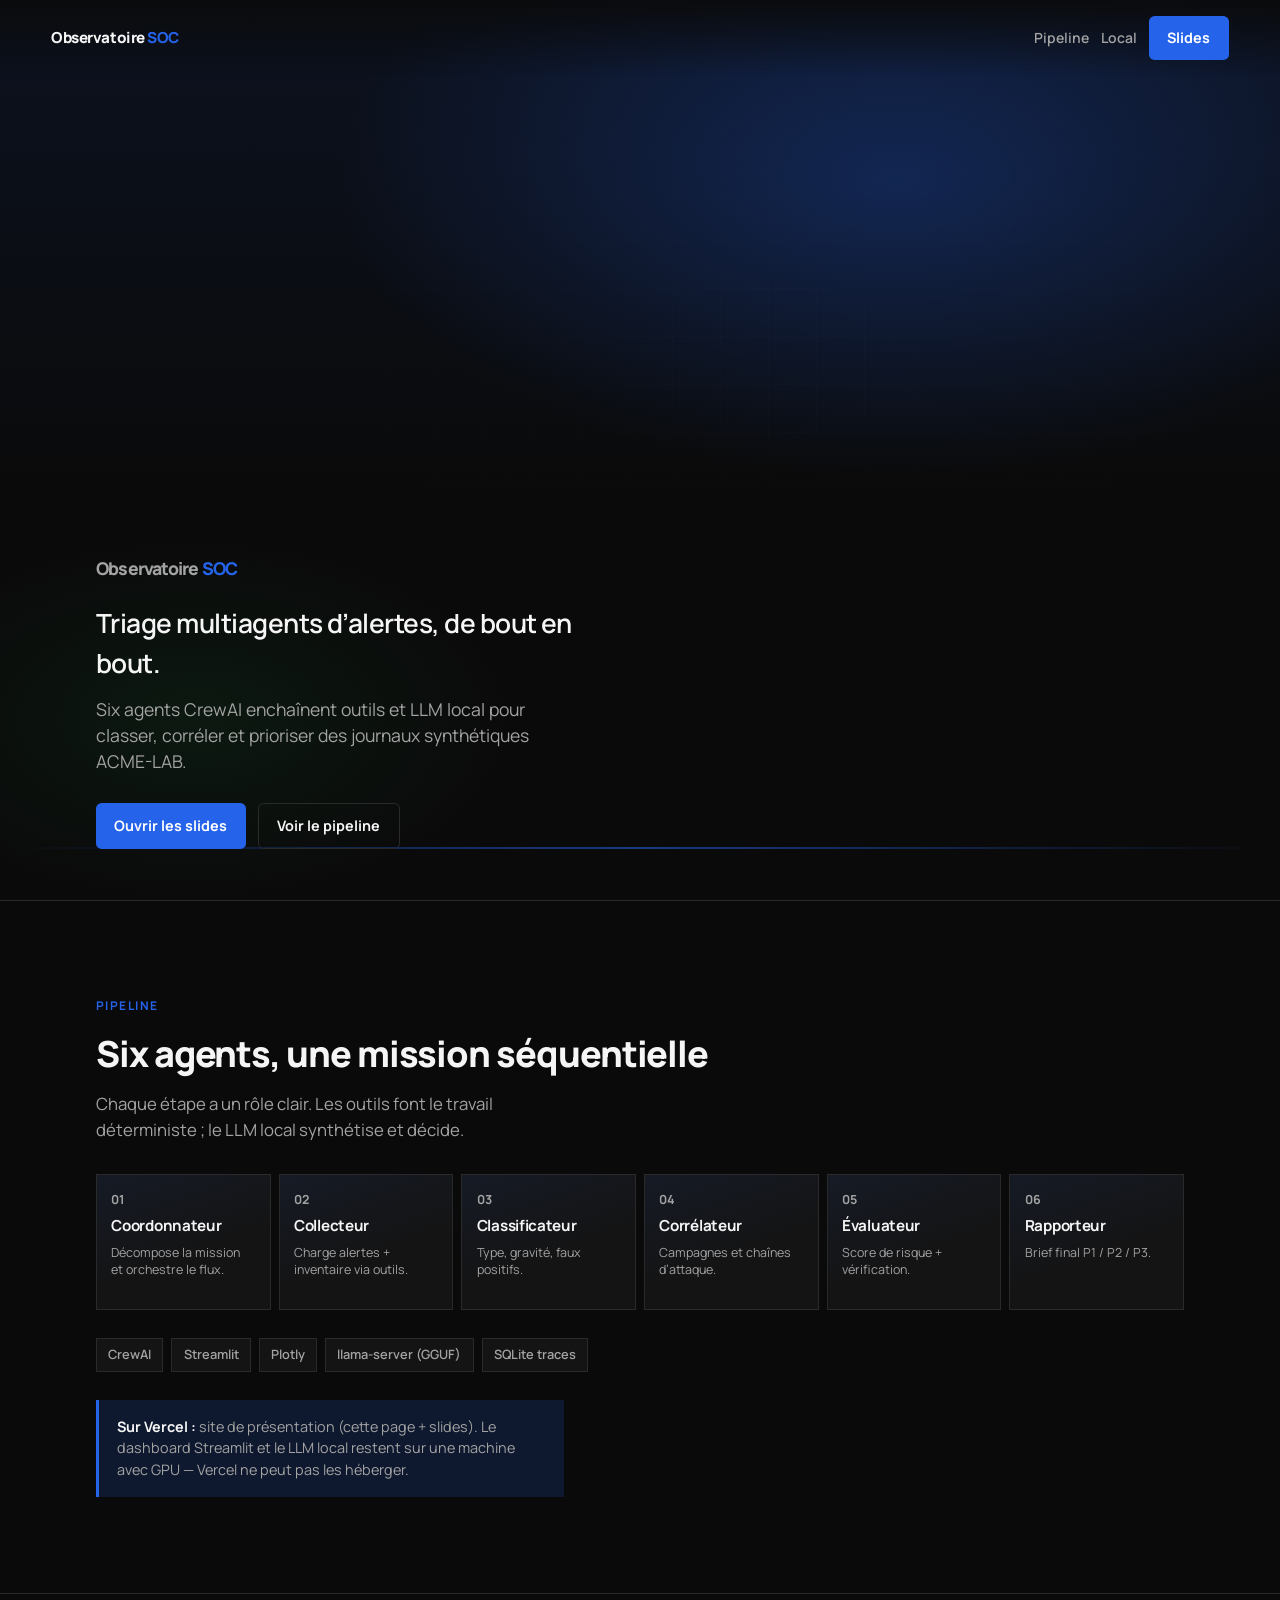
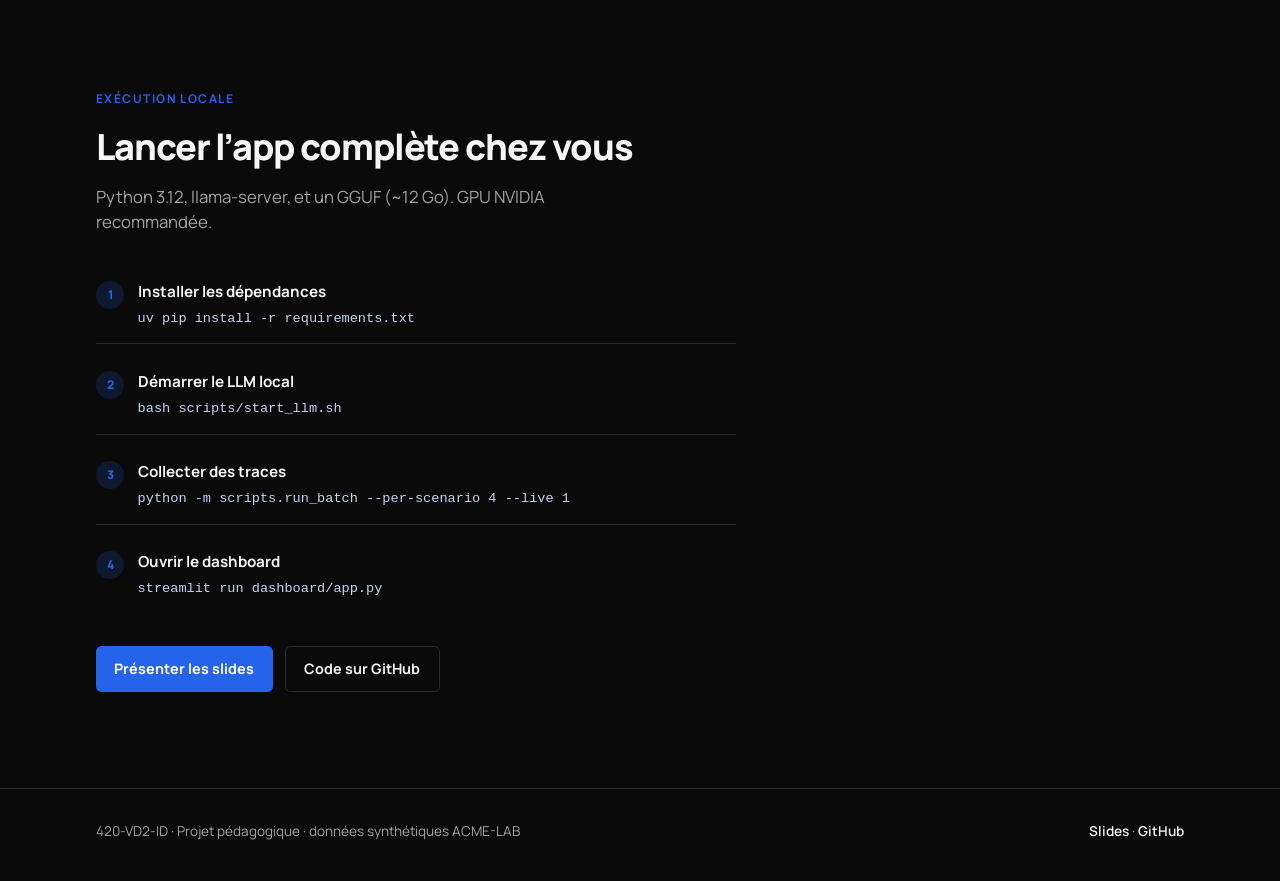
<file: index.html>
<!DOCTYPE html>
<html lang="fr">
<head>
  <meta charset="UTF-8" />
  <meta name="viewport" content="width=device-width, initial-scale=1.0" />
  <title>Observatoire SOC — Triage multiagents</title>
  <meta name="description" content="Observatoire SOC : pipeline CrewAI de 6 agents pour trier et prioriser des alertes de cybersécurité synthétiques." />
  <link rel="preconnect" href="https://fonts.googleapis.com" />
  <link rel="preconnect" href="https://fonts.gstatic.com" crossorigin />
  <link href="https://fonts.googleapis.com/css2?family=Manrope:wght@400;500;600;700;800&display=swap" rel="stylesheet" />
  <style>
    :root {
      --bg: #0a0a0a;
      --fg: #f5f5f5;
      --muted: #a3a3a3;
      --accent: #2563eb;
      --accent-soft: rgba(37, 99, 235, 0.16);
      --panel: #141414;
      --line: #2a2a2a;
      --ok: #22c55e;
      --warn: #f59e0b;
      --pad: clamp(1.25rem, 4vw, 3.5rem);
      --max: 68rem;
    }

    * { box-sizing: border-box; margin: 0; padding: 0; }

    html { scroll-behavior: smooth; }

    body {
      font-family: "Manrope", system-ui, sans-serif;
      background: var(--bg);
      color: var(--fg);
      -webkit-font-smoothing: antialiased;
      line-height: 1.5;
    }

    a { color: inherit; text-decoration: none; }

    .nav {
      position: fixed;
      inset: 0 0 auto 0;
      z-index: 20;
      display: flex;
      align-items: center;
      justify-content: space-between;
      gap: 1rem;
      padding: 1rem var(--pad);
      background: linear-gradient(to bottom, rgba(10,10,10,0.92), rgba(10,10,10,0));
    }

    .nav-brand {
      font-weight: 800;
      letter-spacing: -0.03em;
      font-size: 0.95rem;
    }

    .nav-brand span { color: var(--accent); }

    .nav-links {
      display: flex;
      align-items: center;
      gap: 0.75rem;
      font-size: 0.875rem;
      font-weight: 600;
    }

    .nav-links a:not(.btn) {
      color: var(--muted);
      transition: color 0.2s ease;
    }

    .nav-links a:not(.btn):hover { color: var(--fg); }

    .btn {
      display: inline-flex;
      align-items: center;
      justify-content: center;
      gap: 0.4rem;
      padding: 0.7rem 1.15rem;
      border-radius: 0.35rem;
      font-weight: 700;
      font-size: 0.9rem;
      transition: transform 0.2s ease, background 0.2s ease, border-color 0.2s ease;
    }

    .btn:hover { transform: translateY(-1px); }

    .btn-primary {
      background: var(--accent);
      color: #fff;
    }

    .btn-primary:hover { background: #1d4ed8; }

    .btn-ghost {
      border: 1px solid var(--line);
      background: transparent;
      color: var(--fg);
    }

    .btn-ghost:hover { border-color: #404040; }

    /* Hero — one composition, brand first */
    .hero {
      position: relative;
      min-height: 100vh;
      min-height: 100dvh;
      display: flex;
      flex-direction: column;
      justify-content: flex-end;
      padding: calc(5rem + var(--pad)) var(--pad) var(--pad);
      overflow: hidden;
    }

    .hero-bg {
      position: absolute;
      inset: 0;
      background:
        radial-gradient(ellipse 80% 60% at 70% 20%, rgba(37, 99, 235, 0.28), transparent 55%),
        radial-gradient(ellipse 50% 40% at 15% 80%, rgba(34, 197, 94, 0.08), transparent 50%),
        linear-gradient(180deg, #0c1220 0%, #0a0a0a 55%, #0a0a0a 100%);
      z-index: 0;
    }

    .hero-grid {
      position: absolute;
      inset: 0;
      z-index: 1;
      opacity: 0.35;
      background-image:
        linear-gradient(rgba(255,255,255,0.04) 1px, transparent 1px),
        linear-gradient(90deg, rgba(255,255,255,0.04) 1px, transparent 1px);
      background-size: 48px 48px;
      mask-image: radial-gradient(ellipse 70% 60% at 60% 40%, black, transparent);
      animation: grid-drift 28s linear infinite;
    }

    @keyframes grid-drift {
      from { background-position: 0 0, 0 0; }
      to { background-position: 48px 48px, 48px 48px; }
    }

    .hero-scan {
      position: absolute;
      left: 0;
      right: 0;
      height: 2px;
      z-index: 2;
      background: linear-gradient(90deg, transparent, var(--accent), transparent);
      opacity: 0.55;
      animation: scan 6.5s ease-in-out infinite;
    }

    @keyframes scan {
      0%, 100% { top: 18%; opacity: 0; }
      15% { opacity: 0.55; }
      85% { opacity: 0.35; }
      100% { top: 78%; opacity: 0; }
    }

    .hero-inner {
      position: relative;
      z-index: 3;
      max-width: var(--max);
      width: 100%;
      margin: 0 auto;
    }

    .brand {
      font-size: clamp(2.4rem, 8vw, 5.5rem);
      font-weight: 800;
      letter-spacing: -0.045em;
      line-height: 0.95;
      margin-bottom: 1.25rem;
      animation: rise 0.8s ease both;
    }

    .brand em {
      font-style: normal;
      color: var(--accent);
    }

    .hero h1 {
      font-size: clamp(1.15rem, 2.4vw, 1.65rem);
      font-weight: 600;
      letter-spacing: -0.02em;
      max-width: 28ch;
      margin-bottom: 0.75rem;
      animation: rise 0.8s ease 0.1s both;
    }

    .hero p {
      color: var(--muted);
      font-size: clamp(0.95rem, 1.5vw, 1.1rem);
      max-width: 42ch;
      margin-bottom: 1.75rem;
      animation: rise 0.8s ease 0.18s both;
    }

    .cta-row {
      display: flex;
      flex-wrap: wrap;
      gap: 0.75rem;
      animation: rise 0.8s ease 0.26s both;
    }

    @keyframes rise {
      from { opacity: 0; transform: translateY(16px); }
      to { opacity: 1; transform: translateY(0); }
    }

    section {
      padding: clamp(3.5rem, 8vw, 6rem) var(--pad);
      border-top: 1px solid var(--line);
    }

    .section-inner {
      max-width: var(--max);
      margin: 0 auto;
    }

    .section-label {
      font-size: 0.75rem;
      font-weight: 700;
      letter-spacing: 0.12em;
      text-transform: uppercase;
      color: var(--accent);
      margin-bottom: 0.75rem;
    }

    section h2 {
      font-size: clamp(1.5rem, 3.2vw, 2.25rem);
      font-weight: 800;
      letter-spacing: -0.03em;
      margin-bottom: 0.65rem;
    }

    .lede {
      color: var(--muted);
      max-width: 48ch;
      margin-bottom: 2rem;
      font-size: 1.05rem;
    }

    .pipeline {
      display: grid;
      grid-template-columns: repeat(6, minmax(0, 1fr));
      gap: 0.5rem;
    }

    @media (max-width: 900px) {
      .pipeline { grid-template-columns: repeat(2, 1fr); }
    }

    .agent {
      border: 1px solid var(--line);
      background: linear-gradient(160deg, rgba(37,99,235,0.08), transparent 60%), var(--panel);
      padding: 1rem 0.9rem;
      min-height: 8.5rem;
      transition: border-color 0.2s ease, transform 0.2s ease;
    }

    .agent:hover {
      border-color: rgba(37, 99, 235, 0.55);
      transform: translateY(-2px);
    }

    .agent-n {
      font-size: 0.7rem;
      font-weight: 700;
      color: var(--accent);
      margin-bottom: 0.45rem;
    }

    .agent h3 {
      font-size: 0.95rem;
      font-weight: 700;
      letter-spacing: -0.02em;
      margin-bottom: 0.35rem;
    }

    .agent p {
      font-size: 0.78rem;
      color: var(--muted);
      line-height: 1.4;
    }

    .stack {
      display: flex;
      flex-wrap: wrap;
      gap: 0.5rem;
    }

    .chip {
      font-size: 0.8rem;
      font-weight: 600;
      color: var(--muted);
      border: 1px solid var(--line);
      padding: 0.4rem 0.7rem;
      background: var(--panel);
    }

    .note {
      margin-top: 1.75rem;
      padding: 1rem 1.15rem;
      border-left: 3px solid var(--accent);
      background: var(--accent-soft);
      color: var(--muted);
      font-size: 0.9rem;
      max-width: 52ch;
    }

    .note strong { color: var(--fg); font-weight: 700; }

    .local-steps {
      display: grid;
      gap: 0.75rem;
      max-width: 40rem;
    }

    .step {
      display: grid;
      grid-template-columns: auto 1fr;
      gap: 0.85rem;
      align-items: start;
      padding: 0.9rem 0;
      border-bottom: 1px solid var(--line);
    }

    .step:last-child { border-bottom: 0; }

    .step-n {
      width: 1.75rem;
      height: 1.75rem;
      display: grid;
      place-items: center;
      border-radius: 999px;
      background: var(--accent-soft);
      color: var(--accent);
      font-size: 0.75rem;
      font-weight: 800;
    }

    .step h3 {
      font-size: 0.95rem;
      font-weight: 700;
      margin-bottom: 0.2rem;
    }

    .step p, .step code {
      font-size: 0.85rem;
      color: var(--muted);
    }

    .step code {
      font-family: ui-monospace, SFMono-Regular, Menlo, monospace;
      color: #c4d4f5;
    }

    footer {
      padding: 2rem var(--pad) 3rem;
      border-top: 1px solid var(--line);
      color: var(--muted);
      font-size: 0.85rem;
    }

    footer .section-inner {
      display: flex;
      flex-wrap: wrap;
      gap: 0.75rem 1.5rem;
      justify-content: space-between;
      align-items: center;
    }

    footer a { color: var(--fg); font-weight: 600; }
    footer a:hover { color: var(--accent); }

    @media (prefers-reduced-motion: reduce) {
      *, *::before, *::after {
        animation: none !important;
        transition: none !important;
      }
    }
  </style>
</head>
<body>
  <nav class="nav" aria-label="Navigation principale">
    <a class="nav-brand" href="/">Observatoire <span>SOC</span></a>
    <div class="nav-links">
      <a href="#pipeline">Pipeline</a>
      <a href="#local">Local</a>
      <a class="btn btn-primary" href="/presentation">Slides</a>
    </div>
  </nav>

  <header class="hero">
    <div class="hero-bg" aria-hidden="true"></div>
    <div class="hero-grid" aria-hidden="true"></div>
    <div class="hero-scan" aria-hidden="true"></div>
    <div class="hero-inner">
      <p class="brand">Observatoire <em>SOC</em></p>
      <h1>Triage multiagents d’alertes, de bout en bout.</h1>
      <p>
        Six agents CrewAI enchaînent outils et LLM local pour classer,
        corréler et prioriser des journaux synthétiques ACME-LAB.
      </p>
      <div class="cta-row">
        <a class="btn btn-primary" href="/presentation">Ouvrir les slides</a>
        <a class="btn btn-ghost" href="#pipeline">Voir le pipeline</a>
      </div>
    </div>
  </header>

  <section id="pipeline">
    <div class="section-inner">
      <p class="section-label">Pipeline</p>
      <h2>Six agents, une mission séquentielle</h2>
      <p class="lede">
        Chaque étape a un rôle clair. Les outils font le travail déterministe ;
        le LLM local synthétise et décide.
      </p>
      <div class="pipeline">
        <article class="agent">
          <p class="agent-n">01</p>
          <h3>Coordonnateur</h3>
          <p>Décompose la mission et orchestre le flux.</p>
        </article>
        <article class="agent">
          <p class="agent-n">02</p>
          <h3>Collecteur</h3>
          <p>Charge alertes + inventaire via outils.</p>
        </article>
        <article class="agent">
          <p class="agent-n">03</p>
          <h3>Classificateur</h3>
          <p>Type, gravité, faux positifs.</p>
        </article>
        <article class="agent">
          <p class="agent-n">04</p>
          <h3>Corrélateur</h3>
          <p>Campagnes et chaînes d’attaque.</p>
        </article>
        <article class="agent">
          <p class="agent-n">05</p>
          <h3>Évaluateur</h3>
          <p>Score de risque + vérification.</p>
        </article>
        <article class="agent">
          <p class="agent-n">06</p>
          <h3>Rapporteur</h3>
          <p>Brief final P1 / P2 / P3.</p>
        </article>
      </div>
      <div class="stack" style="margin-top: 1.75rem;" aria-label="Stack technique">
        <span class="chip">CrewAI</span>
        <span class="chip">Streamlit</span>
        <span class="chip">Plotly</span>
        <span class="chip">llama-server (GGUF)</span>
        <span class="chip">SQLite traces</span>
      </div>
      <p class="note">
        <strong>Sur Vercel :</strong> site de présentation (cette page + slides).
        Le dashboard Streamlit et le LLM local restent sur une machine avec GPU —
        Vercel ne peut pas les héberger.
      </p>
    </div>
  </section>

  <section id="local">
    <div class="section-inner">
      <p class="section-label">Exécution locale</p>
      <h2>Lancer l’app complète chez vous</h2>
      <p class="lede">
        Python 3.12, llama-server, et un GGUF (~12 Go). GPU NVIDIA recommandée.
      </p>
      <div class="local-steps">
        <div class="step">
          <span class="step-n">1</span>
          <div>
            <h3>Installer les dépendances</h3>
            <p><code>uv pip install -r requirements.txt</code></p>
          </div>
        </div>
        <div class="step">
          <span class="step-n">2</span>
          <div>
            <h3>Démarrer le LLM local</h3>
            <p><code>bash scripts/start_llm.sh</code></p>
          </div>
        </div>
        <div class="step">
          <span class="step-n">3</span>
          <div>
            <h3>Collecter des traces</h3>
            <p><code>python -m scripts.run_batch --per-scenario 4 --live 1</code></p>
          </div>
        </div>
        <div class="step">
          <span class="step-n">4</span>
          <div>
            <h3>Ouvrir le dashboard</h3>
            <p><code>streamlit run dashboard/app.py</code></p>
          </div>
        </div>
      </div>
      <div class="cta-row" style="margin-top: 2rem;">
        <a class="btn btn-primary" href="/presentation">Présenter les slides</a>
        <a class="btn btn-ghost" href="https://github.com/gabo2212/Observatoire-SOC-Multiagents" target="_blank" rel="noopener noreferrer">Code sur GitHub</a>
      </div>
    </div>
  </section>

  <footer>
    <div class="section-inner">
      <p>420-VD2-ID · Projet pédagogique · données synthétiques ACME-LAB</p>
      <p><a href="/presentation">Slides</a> · <a href="https://github.com/gabo2212/Observatoire-SOC-Multiagents">GitHub</a></p>
    </div>
  </footer>
</body>
</html>
</file>
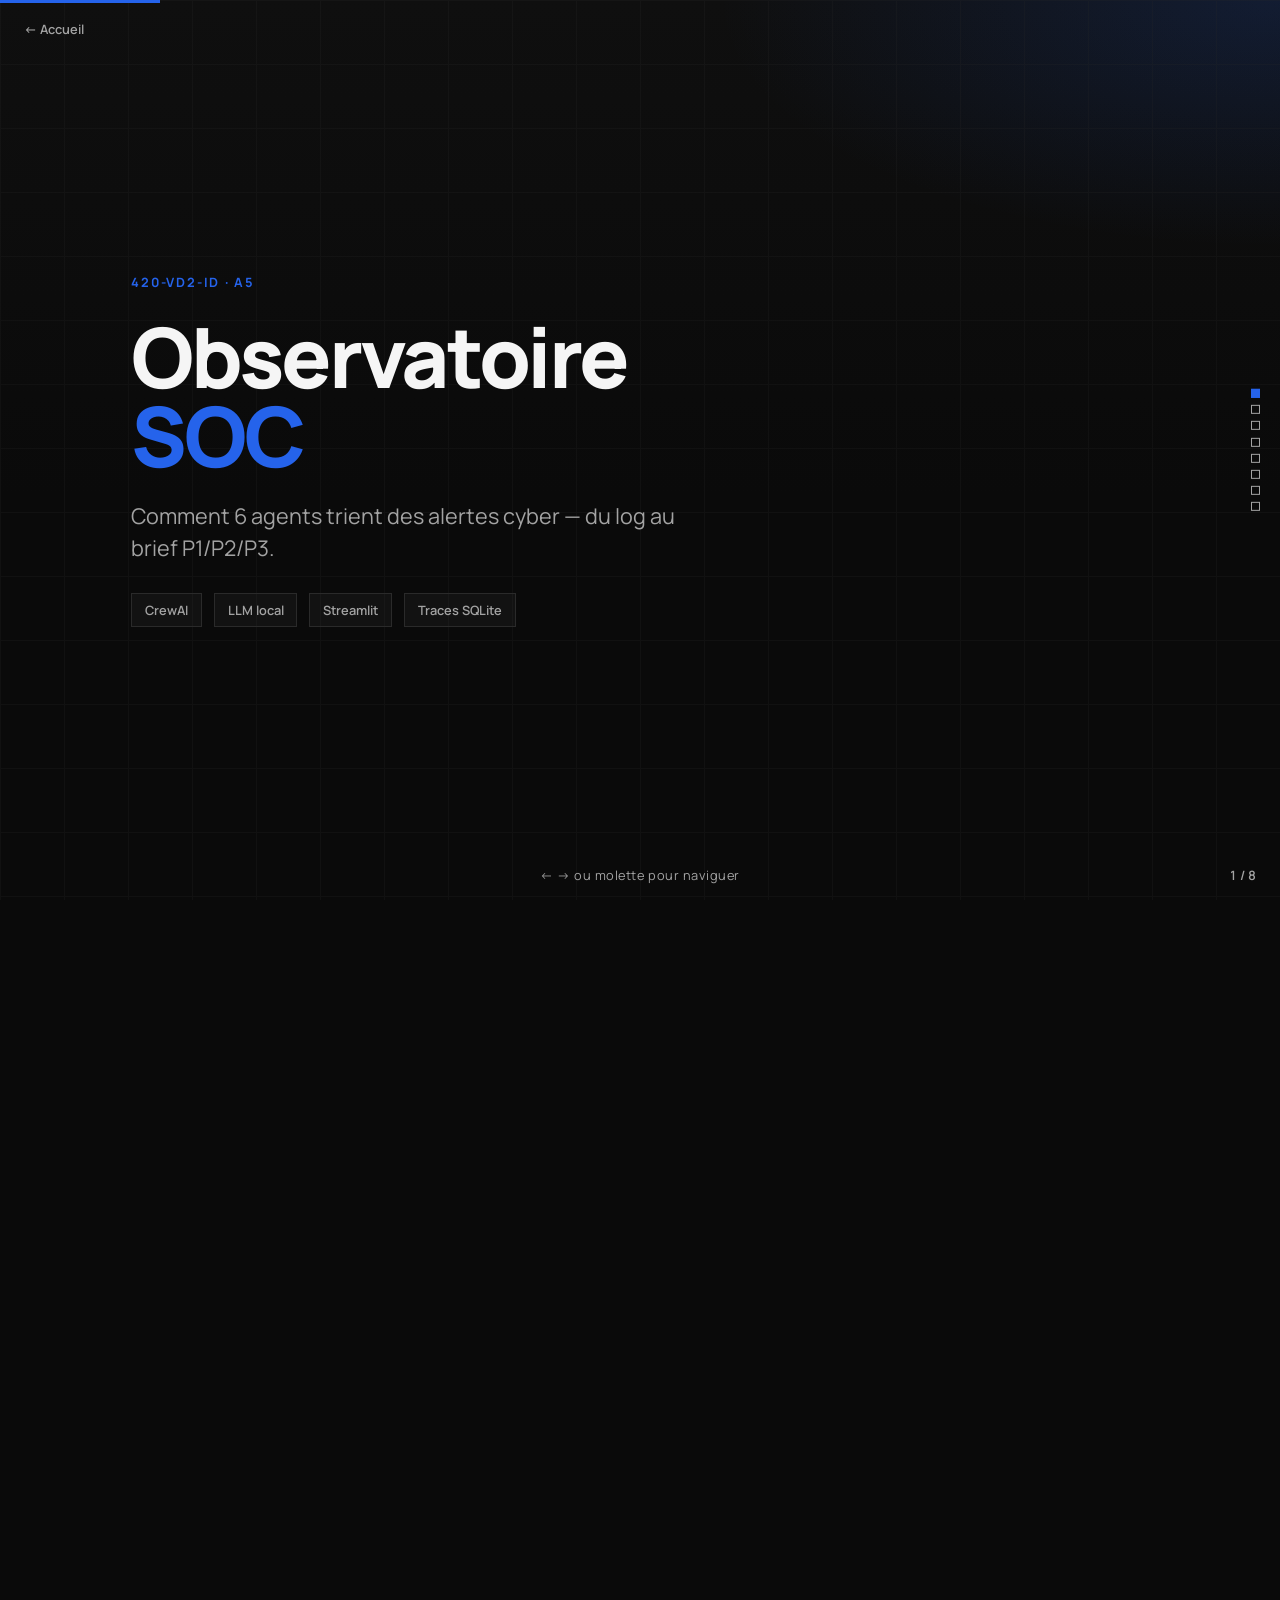
<file: presentation.html>
<!DOCTYPE html>
<html lang="fr">
<head>
  <meta charset="UTF-8" />
  <meta name="viewport" content="width=device-width, initial-scale=1.0" />
  <title>Observatoire SOC — Comment ça marche</title>
  <link rel="preconnect" href="https://fonts.googleapis.com" />
  <link rel="preconnect" href="https://fonts.gstatic.com" crossorigin />
  <link href="https://fonts.googleapis.com/css2?family=Manrope:wght@400;500;600;700;800&display=swap" rel="stylesheet" />
  <style>
    /* ===========================================
       VIEWPORT FITTING: MANDATORY BASE STYLES
       =========================================== */
    html, body {
      height: 100%;
      overflow-x: hidden;
    }

    html {
      scroll-snap-type: y mandatory;
      scroll-behavior: smooth;
    }

    .slide {
      width: 100vw;
      height: 100vh;
      height: 100dvh;
      overflow: hidden;
      scroll-snap-align: start;
      display: flex;
      flex-direction: column;
      position: relative;
    }

    .slide-content {
      flex: 1;
      display: flex;
      flex-direction: column;
      justify-content: center;
      max-height: 100%;
      overflow: hidden;
      padding: var(--slide-padding);
    }

    :root {
      --title-size: clamp(1.5rem, 5vw, 4rem);
      --h2-size: clamp(1.25rem, 3.5vw, 2.5rem);
      --h3-size: clamp(1rem, 2.5vw, 1.75rem);
      --body-size: clamp(0.75rem, 1.5vw, 1.125rem);
      --small-size: clamp(0.65rem, 1vw, 0.875rem);

      --slide-padding: clamp(1rem, 4vw, 4rem);
      --content-gap: clamp(0.5rem, 2vw, 2rem);
      --element-gap: clamp(0.25rem, 1vw, 1rem);

      /* Electric Studio */
      --bg: #0a0a0a;
      --fg: #f5f5f5;
      --muted: #a3a3a3;
      --accent: #2563eb;
      --accent-soft: rgba(37, 99, 235, 0.16);
      --panel: #141414;
      --line: #2a2a2a;
      --ok: #22c55e;
      --warn: #f59e0b;
    }

    * {
      box-sizing: border-box;
      margin: 0;
      padding: 0;
    }

    body {
      font-family: "Manrope", system-ui, sans-serif;
      background: var(--bg);
      color: var(--fg);
      -webkit-font-smoothing: antialiased;
    }

    .slide {
      background:
        radial-gradient(ellipse 80% 50% at 100% 0%, var(--accent-soft), transparent 55%),
        linear-gradient(180deg, #0f0f0f 0%, var(--bg) 55%);
    }

    .slide::before {
      content: "";
      position: absolute;
      inset: 0;
      background-image:
        linear-gradient(var(--line) 1px, transparent 1px),
        linear-gradient(90deg, var(--line) 1px, transparent 1px);
      background-size: 64px 64px;
      opacity: 0.22;
      pointer-events: none;
    }

    .slide-content {
      position: relative;
      z-index: 1;
      width: min(1120px, 100%);
      margin: 0 auto;
      gap: var(--content-gap);
    }

    .eyebrow {
      font-size: var(--small-size);
      font-weight: 700;
      letter-spacing: 0.14em;
      text-transform: uppercase;
      color: var(--accent);
    }

    h1 {
      font-size: var(--title-size);
      font-weight: 800;
      line-height: 1.05;
      letter-spacing: -0.03em;
      max-width: 16ch;
    }

    h2 {
      font-size: var(--h2-size);
      font-weight: 800;
      letter-spacing: -0.03em;
      line-height: 1.15;
    }

    .lede, .subtitle {
      font-size: clamp(0.95rem, 1.8vw, 1.35rem);
      color: var(--muted);
      line-height: 1.45;
      max-width: 42ch;
    }

    .bullets {
      list-style: none;
      display: flex;
      flex-direction: column;
      gap: clamp(0.4rem, 1vh, 1rem);
      max-width: 52ch;
    }

    .bullets li {
      font-size: var(--body-size);
      line-height: 1.4;
      padding-left: 1.2em;
      position: relative;
    }

    .bullets li::before {
      content: "";
      position: absolute;
      left: 0;
      top: 0.55em;
      width: 0.45em;
      height: 0.45em;
      background: var(--accent);
    }

    .split {
      display: grid;
      grid-template-columns: 1.1fr 1fr;
      gap: clamp(1rem, 3vw, 3rem);
      align-items: center;
      width: 100%;
    }

    .panel {
      background: var(--panel);
      border: 1px solid var(--line);
      padding: clamp(0.85rem, 2vw, 1.5rem);
    }

    .stack {
      display: flex;
      flex-direction: column;
      gap: var(--element-gap);
    }

    /* Title */
    .title-slide .brand {
      font-size: clamp(2rem, 7vw, 5.2rem);
      font-weight: 800;
      letter-spacing: -0.04em;
      line-height: 0.95;
      max-width: 12ch;
    }

    .title-slide .brand span {
      color: var(--accent);
    }

    .cta-row {
      display: flex;
      flex-wrap: wrap;
      gap: 0.75rem;
      margin-top: 0.25rem;
    }

    .pill {
      border: 1px solid var(--line);
      background: rgba(255, 255, 255, 0.03);
      padding: 0.45rem 0.8rem;
      font-size: var(--small-size);
      font-weight: 600;
      color: var(--muted);
    }

    /* Agent pipeline */
    .pipeline {
      display: grid;
      grid-template-columns: repeat(6, minmax(0, 1fr));
      gap: clamp(0.35rem, 1vw, 0.75rem);
      width: 100%;
    }

    .agent-card {
      background: var(--panel);
      border: 1px solid var(--line);
      border-top: 3px solid var(--agent-color, var(--accent));
      padding: clamp(0.55rem, 1.2vw, 0.9rem);
      min-height: clamp(5.5rem, 18vh, 9rem);
      display: flex;
      flex-direction: column;
      gap: 0.35rem;
    }

    .agent-card .n {
      font-size: var(--small-size);
      font-weight: 800;
      color: var(--agent-color, var(--accent));
    }

    .agent-card strong {
      font-size: clamp(0.7rem, 1.1vw, 0.95rem);
      line-height: 1.2;
    }

    .agent-card p {
      font-size: clamp(0.62rem, 0.95vw, 0.8rem);
      color: var(--muted);
      line-height: 1.3;
    }

    /* Flow steps */
    .flow {
      display: grid;
      grid-template-columns: repeat(4, minmax(0, 1fr));
      gap: clamp(0.5rem, 1.5vw, 1rem);
      width: 100%;
    }

    .flow-step {
      background: var(--panel);
      border: 1px solid var(--line);
      padding: clamp(0.7rem, 1.5vw, 1.15rem);
      position: relative;
    }

    .flow-step .n {
      font-size: clamp(1.4rem, 3vw, 2.2rem);
      font-weight: 800;
      color: var(--accent);
      line-height: 1;
      margin-bottom: 0.4rem;
    }

    .flow-step h3 {
      font-size: clamp(0.8rem, 1.3vw, 1.05rem);
      margin-bottom: 0.35rem;
    }

    .flow-step p {
      font-size: clamp(0.65rem, 1.05vw, 0.85rem);
      color: var(--muted);
      line-height: 1.35;
    }

    /* Tools vs LLM */
    .duo {
      display: grid;
      grid-template-columns: 1fr 1fr;
      gap: clamp(0.75rem, 2vw, 1.5rem);
      width: 100%;
    }

    .duo h3 {
      font-size: var(--h3-size);
      margin-bottom: 0.5rem;
    }

    .tag {
      display: inline-block;
      font-size: var(--small-size);
      font-weight: 700;
      letter-spacing: 0.08em;
      text-transform: uppercase;
      margin-bottom: 0.65rem;
      color: var(--accent);
    }

    .tag.warn { color: var(--warn); }
    .tag.ok { color: var(--ok); }

    .mono {
      font-family: ui-monospace, "SF Mono", Menlo, monospace;
      font-size: clamp(0.68rem, 1.1vw, 0.9rem);
      color: #d4d4d4;
      line-height: 1.55;
    }

    /* Dashboard grid */
    .viz-grid {
      display: grid;
      grid-template-columns: repeat(3, minmax(0, 1fr));
      gap: clamp(0.5rem, 1.4vw, 1rem);
      width: 100%;
    }

    .viz-grid article {
      background: var(--panel);
      border: 1px solid var(--line);
      padding: clamp(0.7rem, 1.4vw, 1.1rem);
    }

    .viz-grid h3 {
      font-size: clamp(0.85rem, 1.3vw, 1.1rem);
      margin-bottom: 0.35rem;
    }

    .viz-grid p {
      font-size: clamp(0.65rem, 1.05vw, 0.85rem);
      color: var(--muted);
      line-height: 1.35;
    }

    /* Demo checklist */
    .demo-list {
      list-style: none;
      display: grid;
      gap: clamp(0.45rem, 1.2vh, 0.85rem);
      width: min(640px, 100%);
    }

    .demo-list li {
      display: grid;
      grid-template-columns: auto 1fr;
      gap: 0.85rem;
      align-items: start;
      background: var(--panel);
      border: 1px solid var(--line);
      padding: clamp(0.65rem, 1.3vw, 1rem);
      font-size: var(--body-size);
      line-height: 1.35;
    }

    .demo-list .n {
      width: 1.7rem;
      height: 1.7rem;
      display: grid;
      place-items: center;
      background: var(--accent);
      color: white;
      font-weight: 800;
      font-size: var(--small-size);
      flex-shrink: 0;
    }

    /* Closing */
    .close-points {
      display: grid;
      grid-template-columns: repeat(3, minmax(0, 1fr));
      gap: clamp(0.6rem, 1.5vw, 1.2rem);
      width: 100%;
    }

    .close-points article {
      background: var(--panel);
      border: 1px solid var(--line);
      border-left: 4px solid var(--accent);
      padding: clamp(0.8rem, 1.6vw, 1.25rem);
    }

    .close-points h3 {
      font-size: clamp(0.9rem, 1.4vw, 1.15rem);
      margin-bottom: 0.4rem;
    }

    .close-points p {
      font-size: clamp(0.68rem, 1.1vw, 0.9rem);
      color: var(--muted);
      line-height: 1.35;
    }

    /* Reveal */
    .reveal {
      opacity: 0;
      transform: translateY(18px);
      transition: opacity 0.45s ease, transform 0.45s ease;
    }

    .slide.is-active .reveal {
      opacity: 1;
      transform: none;
    }

    .slide.is-active .reveal-d1 { transition-delay: 0.08s; }
    .slide.is-active .reveal-d2 { transition-delay: 0.16s; }
    .slide.is-active .reveal-d3 { transition-delay: 0.24s; }
    .slide.is-active .reveal-d4 { transition-delay: 0.32s; }

    /* Nav */
    .progress {
      position: fixed;
      top: 0;
      left: 0;
      height: 3px;
      background: var(--accent);
      width: 0;
      z-index: 50;
      transition: width 0.25s ease;
    }

    .home-link {
      position: fixed;
      top: clamp(0.75rem, 2vw, 1.25rem);
      left: clamp(0.75rem, 2vw, 1.5rem);
      z-index: 40;
      color: var(--muted);
      font-size: var(--small-size);
      font-weight: 600;
      text-decoration: none;
      transition: color 0.2s ease;
    }

    .home-link:hover { color: var(--fg); }

    .nav-dots {
      position: fixed;
      right: clamp(0.6rem, 2vw, 1.25rem);
      top: 50%;
      transform: translateY(-50%);
      display: flex;
      flex-direction: column;
      gap: 0.45rem;
      z-index: 50;
    }

    .nav-dots button {
      width: 9px;
      height: 9px;
      border-radius: 0;
      border: 1px solid var(--muted);
      background: transparent;
      cursor: pointer;
      padding: 0;
    }

    .nav-dots button[aria-current="true"] {
      background: var(--accent);
      border-color: var(--accent);
    }

    .keyboard-hint {
      position: fixed;
      bottom: clamp(0.5rem, 1.5vw, 1rem);
      left: 50%;
      transform: translateX(-50%);
      font-size: var(--small-size);
      color: var(--muted);
      z-index: 50;
      letter-spacing: 0.04em;
      pointer-events: none;
    }

    .slide-index {
      position: fixed;
      bottom: clamp(0.5rem, 1.5vw, 1rem);
      right: clamp(0.75rem, 2vw, 1.5rem);
      font-size: var(--small-size);
      color: var(--muted);
      font-weight: 600;
      z-index: 50;
      font-variant-numeric: tabular-nums;
    }

    @media (max-height: 700px) {
      :root {
        --slide-padding: clamp(0.75rem, 3vw, 2rem);
        --content-gap: clamp(0.4rem, 1.5vw, 1rem);
        --title-size: clamp(1.25rem, 4.5vw, 2.5rem);
        --h2-size: clamp(1rem, 3vw, 1.75rem);
      }
    }

    @media (max-height: 600px) {
      :root {
        --slide-padding: clamp(0.5rem, 2.5vw, 1.5rem);
        --content-gap: clamp(0.3rem, 1vw, 0.75rem);
        --title-size: clamp(1.1rem, 4vw, 2rem);
        --body-size: clamp(0.7rem, 1.2vw, 0.95rem);
      }

      .nav-dots, .keyboard-hint, .decorative {
        display: none;
      }
    }

    @media (max-height: 500px) {
      :root {
        --slide-padding: clamp(0.4rem, 2vw, 1rem);
        --title-size: clamp(1rem, 3.5vw, 1.5rem);
        --h2-size: clamp(0.9rem, 2.5vw, 1.25rem);
        --body-size: clamp(0.65rem, 1vw, 0.85rem);
      }
    }

    @media (max-width: 900px) {
      .split, .duo, .flow, .pipeline, .viz-grid, .close-points {
        grid-template-columns: 1fr 1fr;
      }

      .pipeline {
        grid-template-columns: repeat(3, minmax(0, 1fr));
      }
    }

    @media (max-width: 600px) {
      :root {
        --title-size: clamp(1.25rem, 7vw, 2.5rem);
      }

      .split, .duo, .flow, .pipeline, .viz-grid, .close-points {
        grid-template-columns: 1fr;
      }

      .nav-dots { display: none; }
    }

    @media (prefers-reduced-motion: reduce) {
      *, *::before, *::after {
        animation-duration: 0.01ms !important;
        transition-duration: 0.2s !important;
      }

      html { scroll-behavior: auto; }

      .reveal {
        opacity: 1;
        transform: none;
      }
    }
  </style>
</head>
<body>
  <a href="/" class="home-link" aria-label="Retour à l'accueil">← Accueil</a>
  <div class="progress" id="progress" aria-hidden="true"></div>
  <nav class="nav-dots" id="navDots" aria-label="Navigation des diapositives"></nav>
  <div class="slide-index" id="slideIndex" aria-live="polite">1 / 8</div>
  <div class="keyboard-hint">← → ou molette pour naviguer</div>

  <main id="deck">
    <!-- 1. Title -->
    <section class="slide title-slide is-active" data-slide="0" aria-label="Titre">
      <div class="slide-content">
        <p class="eyebrow reveal">420-VD2-ID · A5</p>
        <h1 class="brand reveal reveal-d1">Observatoire<br /><span>SOC</span></h1>
        <p class="subtitle reveal reveal-d2">
          Comment 6 agents trient des alertes cyber — du log au brief P1/P2/P3.
        </p>
        <div class="cta-row reveal reveal-d3">
          <span class="pill">CrewAI</span>
          <span class="pill">LLM local</span>
          <span class="pill">Streamlit</span>
          <span class="pill">Traces SQLite</span>
        </div>
      </div>
    </section>

    <!-- 2. Problem -->
    <section class="slide" data-slide="1" aria-label="Problème">
      <div class="slide-content">
        <div class="split">
          <div class="stack">
            <p class="eyebrow reveal">Le problème</p>
            <h2 class="reveal reveal-d1">Trop d’alertes,<br />trop peu de temps</h2>
            <p class="lede reveal reveal-d2">
              Un SOC doit décider vite : quoi prioriser, quoi ignorer, quoi corréler.
            </p>
          </div>
          <ul class="bullets reveal reveal-d3">
            <li>Volume élevé → fatigue de l’analyste</li>
            <li>Un seul chatbot mélange tout (collecte, score, rapport)</li>
            <li>Besoin de voir <em>qui</em> fait quoi, combien ça coûte, où ça rame</li>
          </ul>
        </div>
      </div>
    </section>

    <!-- 3. Solution -->
    <section class="slide" data-slide="2" aria-label="Solution">
      <div class="slide-content">
        <div class="stack" style="margin-bottom: var(--element-gap);">
          <p class="eyebrow reveal">La solution</p>
          <h2 class="reveal reveal-d1">Un pipeline séquentiel, pas un chatbot</h2>
          <p class="lede reveal reveal-d2">Chaque agent a un seul job. Le suivant reçoit le contexte et continue.</p>
        </div>
        <div class="pipeline reveal reveal-d3">
          <article class="agent-card" style="--agent-color:#2563eb">
            <span class="n">01</span>
            <strong>Coordonnateur</strong>
            <p>Découpe la mission</p>
          </article>
          <article class="agent-card" style="--agent-color:#0891b2">
            <span class="n">02</span>
            <strong>Collecteur</strong>
            <p>Alertes + inventaire</p>
          </article>
          <article class="agent-card" style="--agent-color:#7c3aed">
            <span class="n">03</span>
            <strong>Classificateur</strong>
            <p>Type / gravité / FP</p>
          </article>
          <article class="agent-card" style="--agent-color:#c2410c">
            <span class="n">04</span>
            <strong>Corrélateur</strong>
            <p>Campagnes & chaînes</p>
          </article>
          <article class="agent-card" style="--agent-color:#b91c1c">
            <span class="n">05</span>
            <strong>Évaluateur</strong>
            <p>Score risque + check</p>
          </article>
          <article class="agent-card" style="--agent-color:#047857">
            <span class="n">06</span>
            <strong>Rapporteur</strong>
            <p>Brief P1 / P2 / P3</p>
          </article>
        </div>
      </div>
    </section>

    <!-- 4. One run lifecycle -->
    <section class="slide" data-slide="3" aria-label="Cycle d'une mission">
      <div class="slide-content">
        <div class="stack" style="margin-bottom: var(--element-gap);">
          <p class="eyebrow reveal">Une mission, de A à Z</p>
          <h2 class="reveal reveal-d1">Ce qui se passe quand vous lancez un run</h2>
        </div>
        <div class="flow reveal reveal-d2">
          <article class="flow-step">
            <div class="n">1</div>
            <h3>Mission</h3>
            <p>Scénario choisi (ex. ransomware) ou sites perso. Run ID créé en SQLite.</p>
          </article>
          <article class="flow-step">
            <div class="n">2</div>
            <h3>Outils</h3>
            <p>Lecture des logs, inventaire des actifs, score règles — avant les LLM.</p>
          </article>
          <article class="flow-step">
            <div class="n">3</div>
            <h3>Relais agents</h3>
            <p>6 étapes CrewAI séquentielles. Chaque sortie alimente la suivante.</p>
          </article>
          <article class="flow-step">
            <div class="n">4</div>
            <h3>Brief + traces</h3>
            <p>Rapport final + métriques (durée, jetons, outils, qualité) pour le dashboard.</p>
          </article>
        </div>
      </div>
    </section>

    <!-- 5. Tools vs LLM -->
    <section class="slide" data-slide="4" aria-label="Outils et LLM">
      <div class="slide-content">
        <div class="stack" style="margin-bottom: var(--element-gap);">
          <p class="eyebrow reveal">Deux moteurs</p>
          <h2 class="reveal reveal-d1">Outils déterministes + LLM local</h2>
        </div>
        <div class="duo reveal reveal-d2">
          <article class="panel">
            <span class="tag ok">Outils (≥3)</span>
            <h3>Faits, pas d’invention</h3>
            <p class="mono">
              parse_alert_log<br />
              lookup_asset_inventory<br />
              score_risk_rules
            </p>
            <p style="margin-top:0.75rem;font-size:var(--body-size);color:var(--muted);line-height:1.4;">
              Instantanés. Donnent le socle factuel (alertes, criticité, P1/P2/P3 règles).
            </p>
          </article>
          <article class="panel">
            <span class="tag warn">LLM</span>
            <h3>Raisonnement & rédaction</h3>
            <p class="mono">
              llama-server · GGUF local<br />
              Qwen3.6-35B-A3B…<br />
              API OpenAI-compatible :8080
            </p>
            <p style="margin-top:0.75rem;font-size:var(--body-size);color:var(--muted);line-height:1.4;">
              Plan, synthèse, corrélation narrative, brief. Mode offline = outils + synthèse déterministe.
            </p>
          </article>
        </div>
      </div>
    </section>

    <!-- 6. Dashboard -->
    <section class="slide" data-slide="5" aria-label="Dashboard">
      <div class="slide-content">
        <div class="stack" style="margin-bottom: var(--element-gap);">
          <p class="eyebrow reveal">Observabilité</p>
          <h2 class="reveal reveal-d1">Le dashboard montre le travail des agents</h2>
          <p class="lede reveal reveal-d2">Streamlit + Plotly · traces dans <span class="mono">data/traces/observatory.db</span></p>
        </div>
        <div class="viz-grid reveal reveal-d3">
          <article>
            <h3>Live</h3>
            <p>Checklist des 6 agents + graphe : qui est actif pendant le run.</p>
          </article>
          <article>
            <h3>KPI</h3>
            <p>Durée, jetons, succès, qualité — santé du système d’un coup d’œil.</p>
          </article>
          <article>
            <h3>Timeline</h3>
            <p>Ordre et durée de chaque étape agent.</p>
          </article>
          <article>
            <h3>Sankey</h3>
            <p>Circulation des messages / jetons entre agents.</p>
          </article>
          <article>
            <h3>Heatmap</h3>
            <p>Latence ou erreurs : scénario × agent.</p>
          </article>
          <article>
            <h3>Comparaison</h3>
            <p>Deux runs côte à côte pour voir ce qui change.</p>
          </article>
        </div>
      </div>
    </section>

    <!-- 7. Demo path -->
    <section class="slide" data-slide="6" aria-label="Démo">
      <div class="slide-content">
        <div class="split">
          <div class="stack">
            <p class="eyebrow reveal">Pour présenter</p>
            <h2 class="reveal reveal-d1">Parcours démo en 4 gestes</h2>
            <p class="lede reveal reveal-d2">Données 100 % synthétiques ACME-LAB — aucun log réel.</p>
          </div>
          <ol class="demo-list reveal reveal-d3">
            <li><span class="n">1</span><span>Démarrer le LLM local, puis <strong>streamlit run dashboard/app.py</strong></span></li>
            <li><span class="n">2</span><span>Lancer un scénario (ex. précurseurs ransomware) depuis l’onglet Lancer</span></li>
            <li><span class="n">3</span><span>Montrer le relais live : agent actif → brief P1</span></li>
            <li><span class="n">4</span><span>Rejouer au slider + comparer deux runs</span></li>
          </ol>
        </div>
      </div>
    </section>

    <!-- 8. Takeaways -->
    <section class="slide" data-slide="7" aria-label="À retenir">
      <div class="slide-content">
        <div class="stack" style="margin-bottom: var(--element-gap);">
          <p class="eyebrow reveal">À retenir</p>
          <h2 class="reveal reveal-d1">Ce que le projet démontre</h2>
        </div>
        <div class="close-points reveal reveal-d2">
          <article>
            <h3>Spécialisation</h3>
            <p>6 rôles clairs battent un agent unique qui fait tout mal.</p>
          </article>
          <article>
            <h3>Transparence</h3>
            <p>Chaque étape est tracée : on voit le goulot (souvent l’évaluateur / LLM).</p>
          </article>
          <article>
            <h3>Actionnable</h3>
            <p>Sortie = priorités P1/P2/P3 + actions, pas un pavé de chat.</p>
          </article>
        </div>
        <p class="subtitle reveal reveal-d3" style="margin-top: var(--content-gap);">
          Questions ?
        </p>
      </div>
    </section>
  </main>

  <script>
    (function () {
      const slides = Array.from(document.querySelectorAll(".slide"));
      const progress = document.getElementById("progress");
      const slideIndex = document.getElementById("slideIndex");
      const navDots = document.getElementById("navDots");
      let current = 0;
      let wheelLock = false;

      slides.forEach((_, i) => {
        const btn = document.createElement("button");
        btn.type = "button";
        btn.setAttribute("aria-label", "Aller à la diapositive " + (i + 1));
        btn.addEventListener("click", () => goTo(i));
        navDots.appendChild(btn);
      });

      const dots = Array.from(navDots.querySelectorAll("button"));

      function goTo(index) {
        current = Math.max(0, Math.min(slides.length - 1, index));
        slides[current].scrollIntoView({ behavior: "smooth", block: "start" });
        updateUI();
      }

      function updateUI() {
        slides.forEach((s, i) => s.classList.toggle("is-active", i === current));
        dots.forEach((d, i) => d.setAttribute("aria-current", i === current ? "true" : "false"));
        progress.style.width = ((current + 1) / slides.length) * 100 + "%";
        slideIndex.textContent = current + 1 + " / " + slides.length;
      }

      const observer = new IntersectionObserver(
        (entries) => {
          entries.forEach((entry) => {
            if (entry.isIntersecting) {
              current = Number(entry.target.dataset.slide);
              updateUI();
            }
          });
        },
        { threshold: 0.6 }
      );
      slides.forEach((s) => observer.observe(s));

      document.addEventListener("keydown", (e) => {
        if (e.key === "ArrowDown" || e.key === "ArrowRight" || e.key === "PageDown" || e.key === " ") {
          e.preventDefault();
          goTo(current + 1);
        } else if (e.key === "ArrowUp" || e.key === "ArrowLeft" || e.key === "PageUp") {
          e.preventDefault();
          goTo(current - 1);
        } else if (e.key === "Home") {
          e.preventDefault();
          goTo(0);
        } else if (e.key === "End") {
          e.preventDefault();
          goTo(slides.length - 1);
        }
      });

      window.addEventListener(
        "wheel",
        (e) => {
          if (Math.abs(e.deltaY) < 20 || wheelLock) return;
          wheelLock = true;
          goTo(current + (e.deltaY > 0 ? 1 : -1));
          setTimeout(() => { wheelLock = false; }, 650);
        },
        { passive: true }
      );

      let touchY = null;
      window.addEventListener("touchstart", (e) => {
        touchY = e.changedTouches[0].clientY;
      }, { passive: true });
      window.addEventListener("touchend", (e) => {
        if (touchY == null) return;
        const dy = touchY - e.changedTouches[0].clientY;
        if (Math.abs(dy) > 40) goTo(current + (dy > 0 ? 1 : -1));
        touchY = null;
      }, { passive: true });

      updateUI();
    })();
  </script>
</body>
</html>
</file>
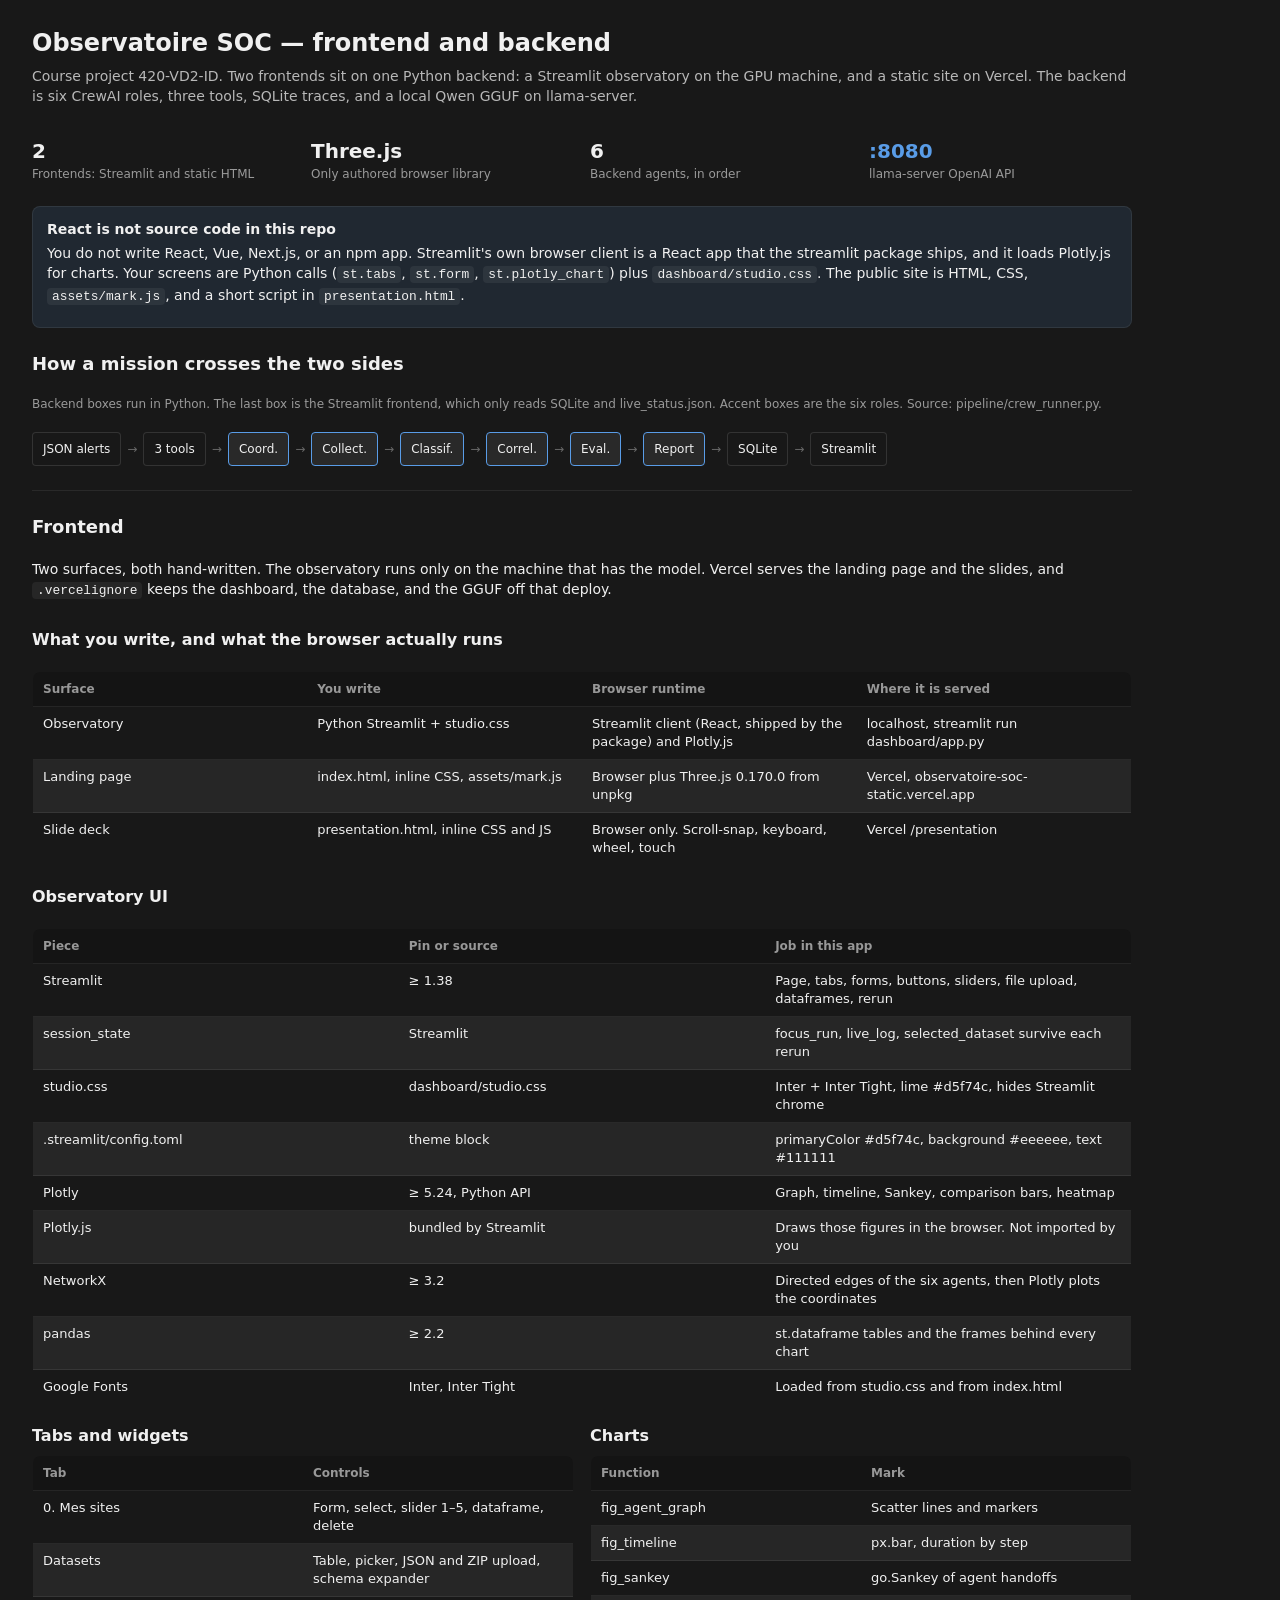
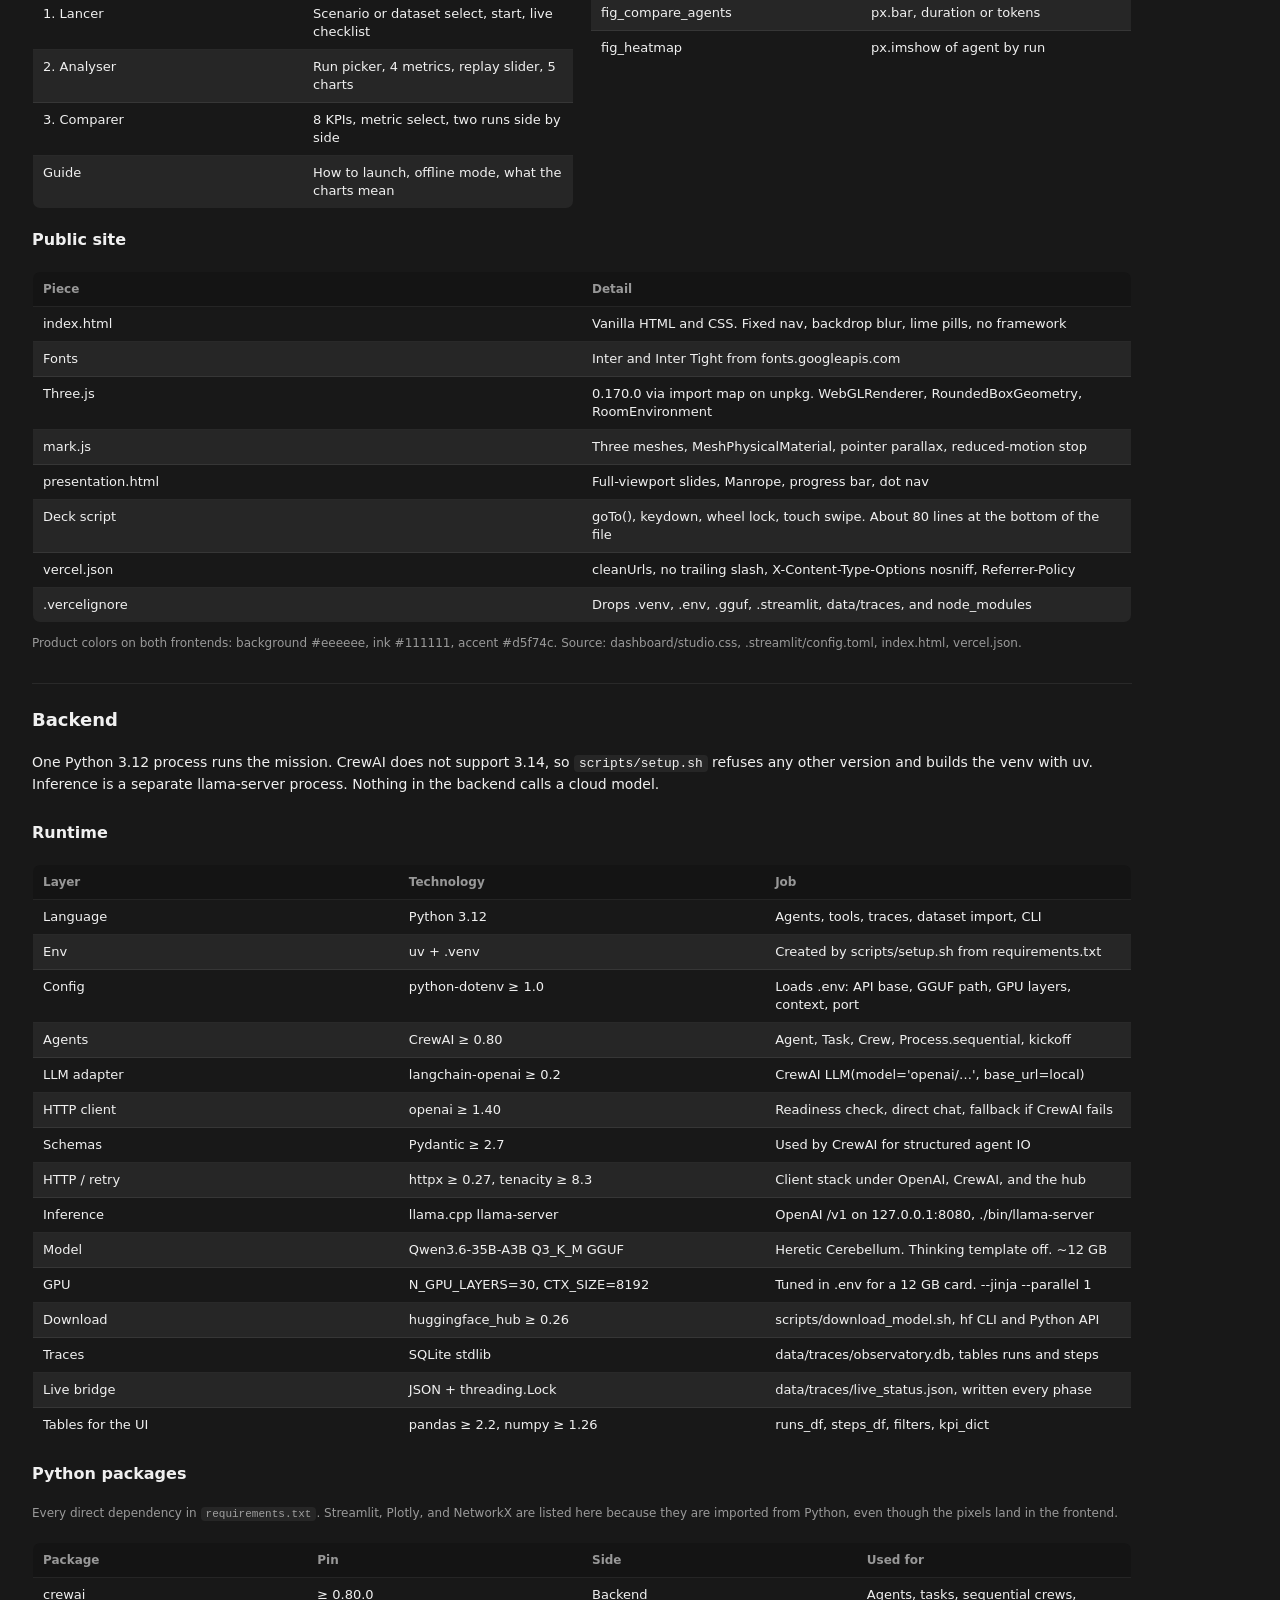
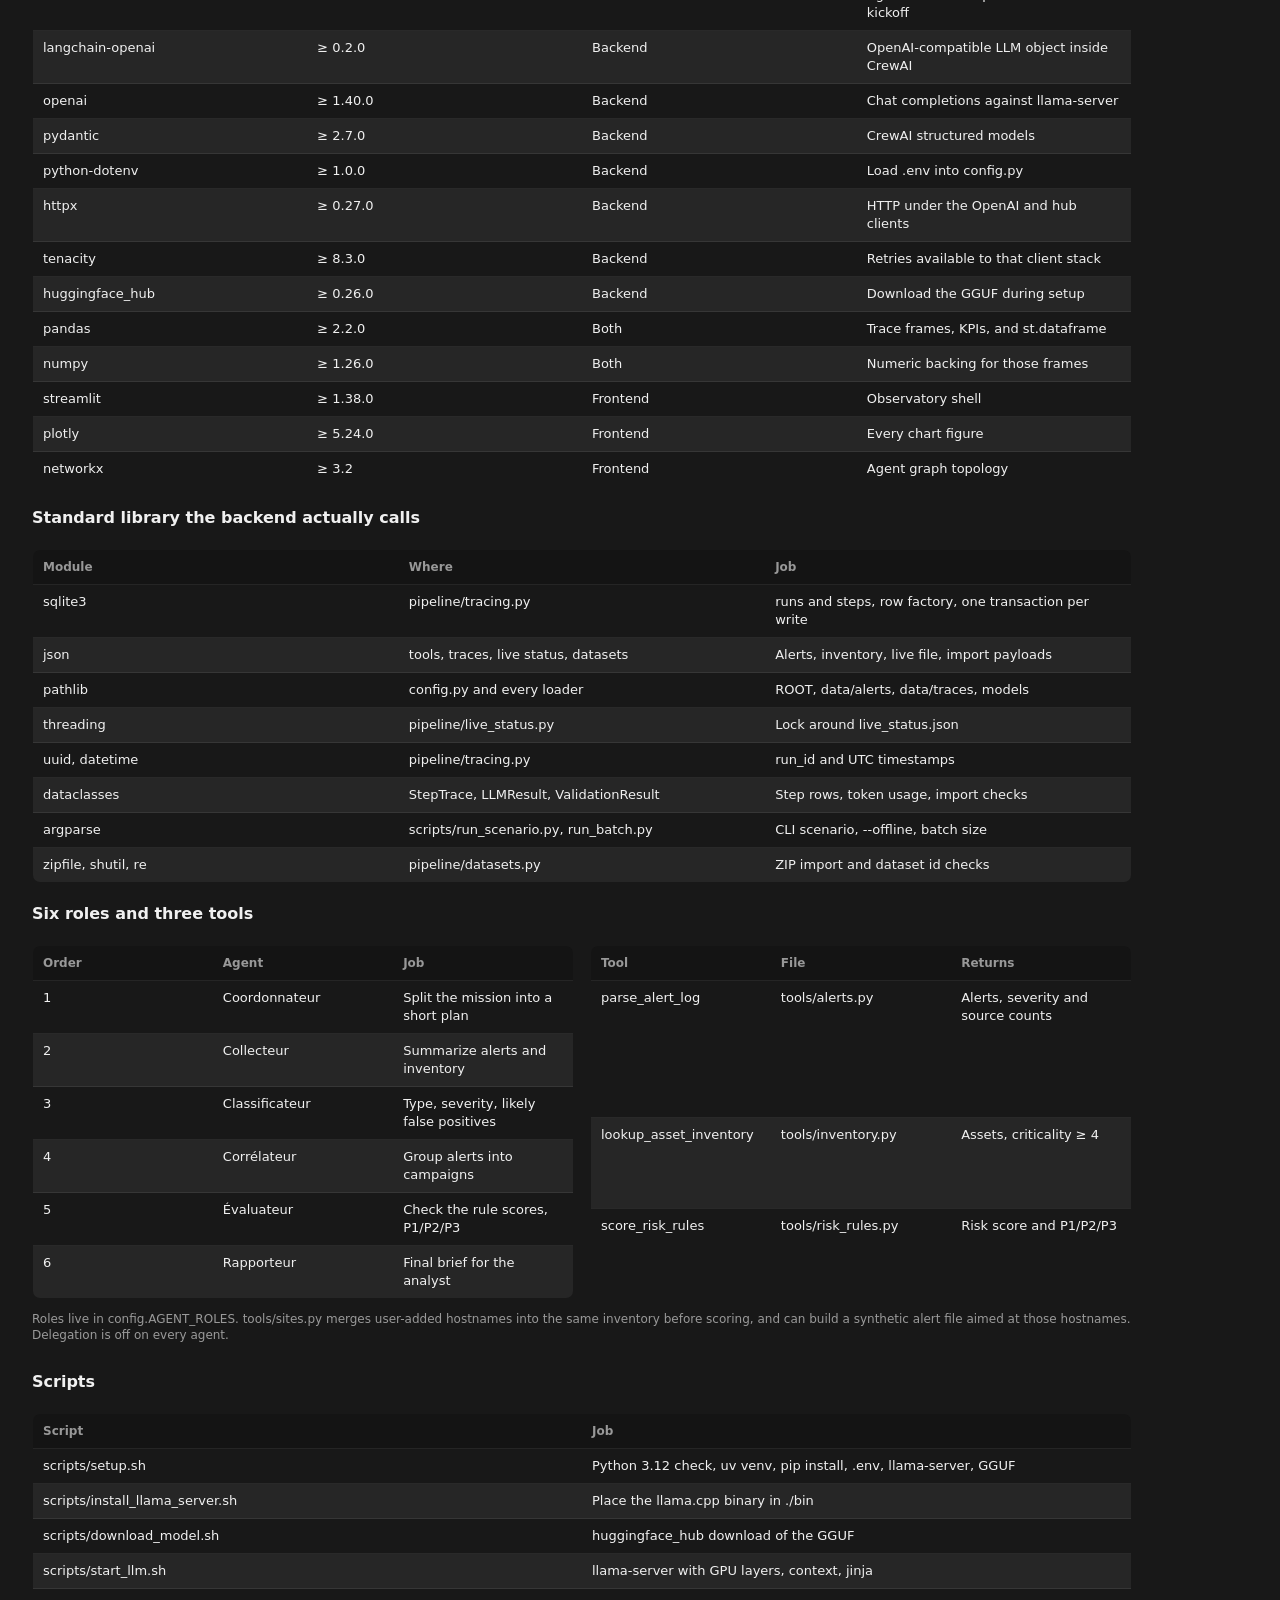
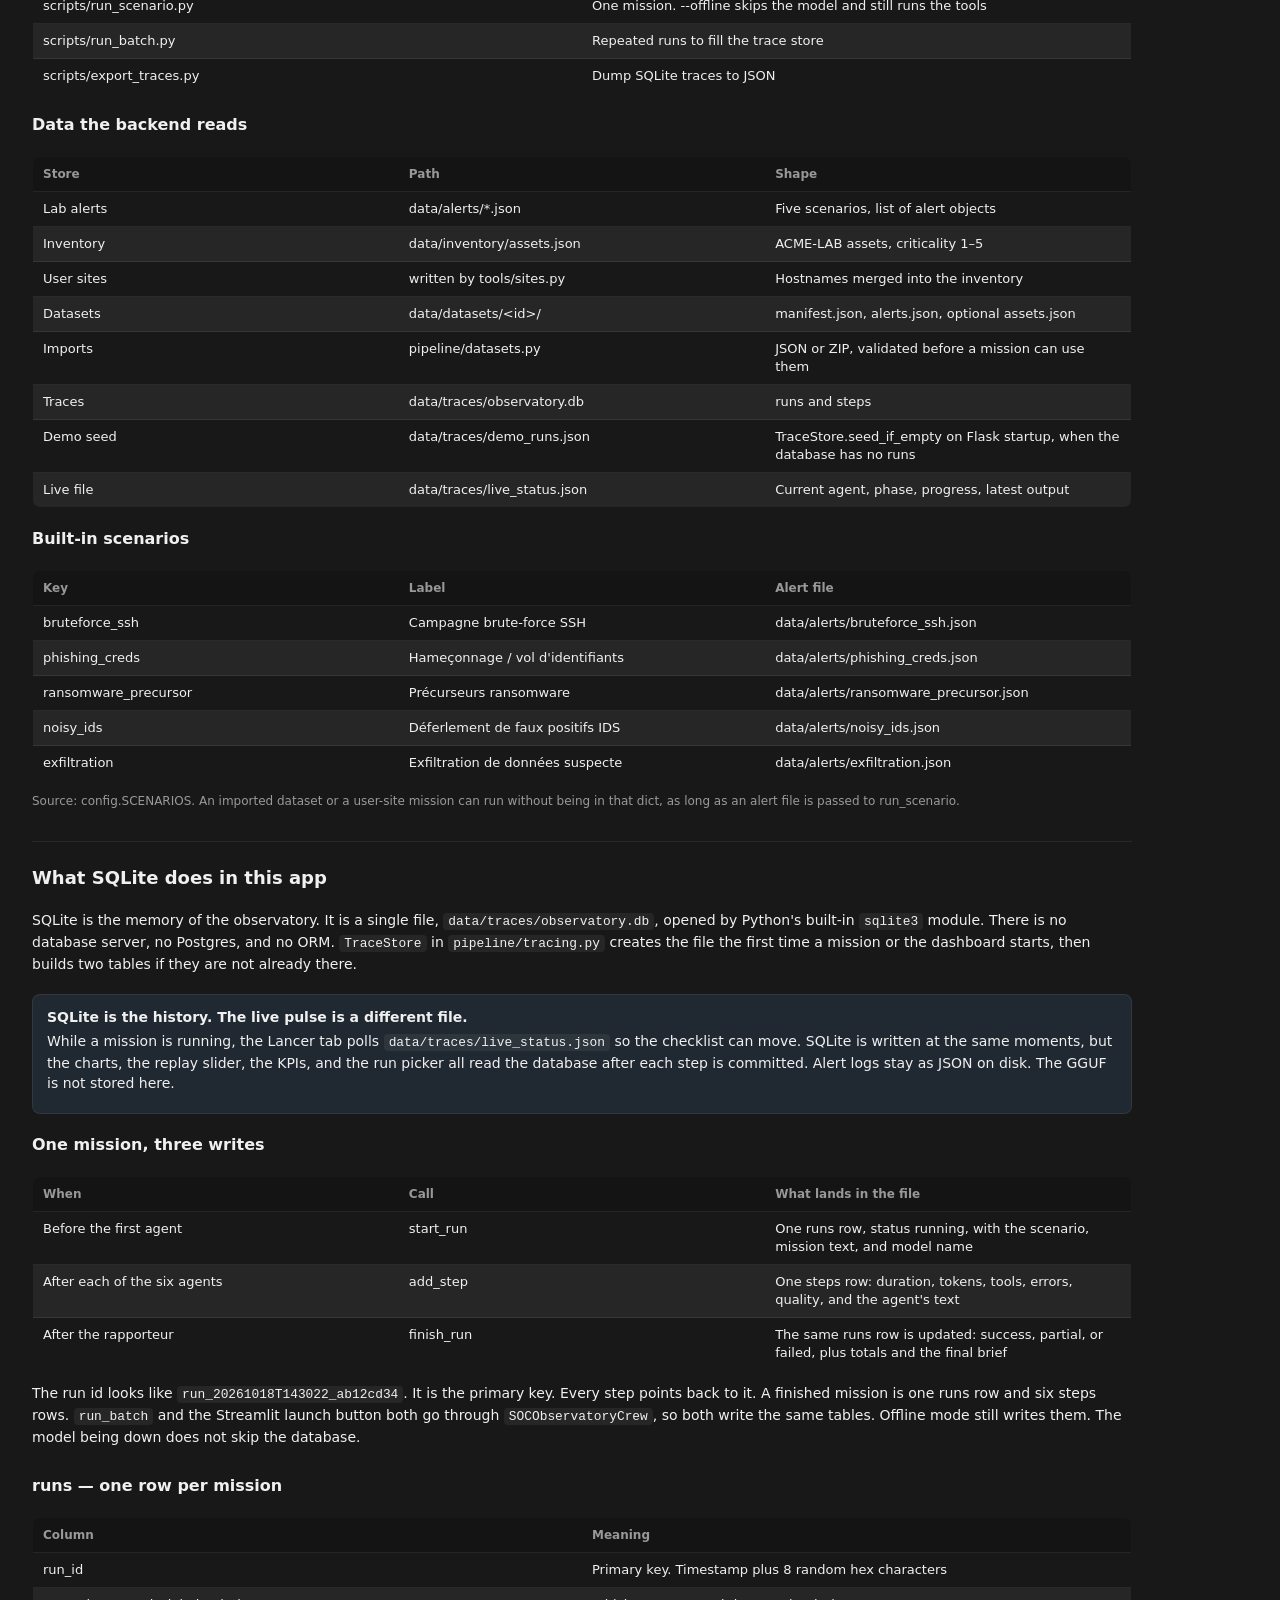
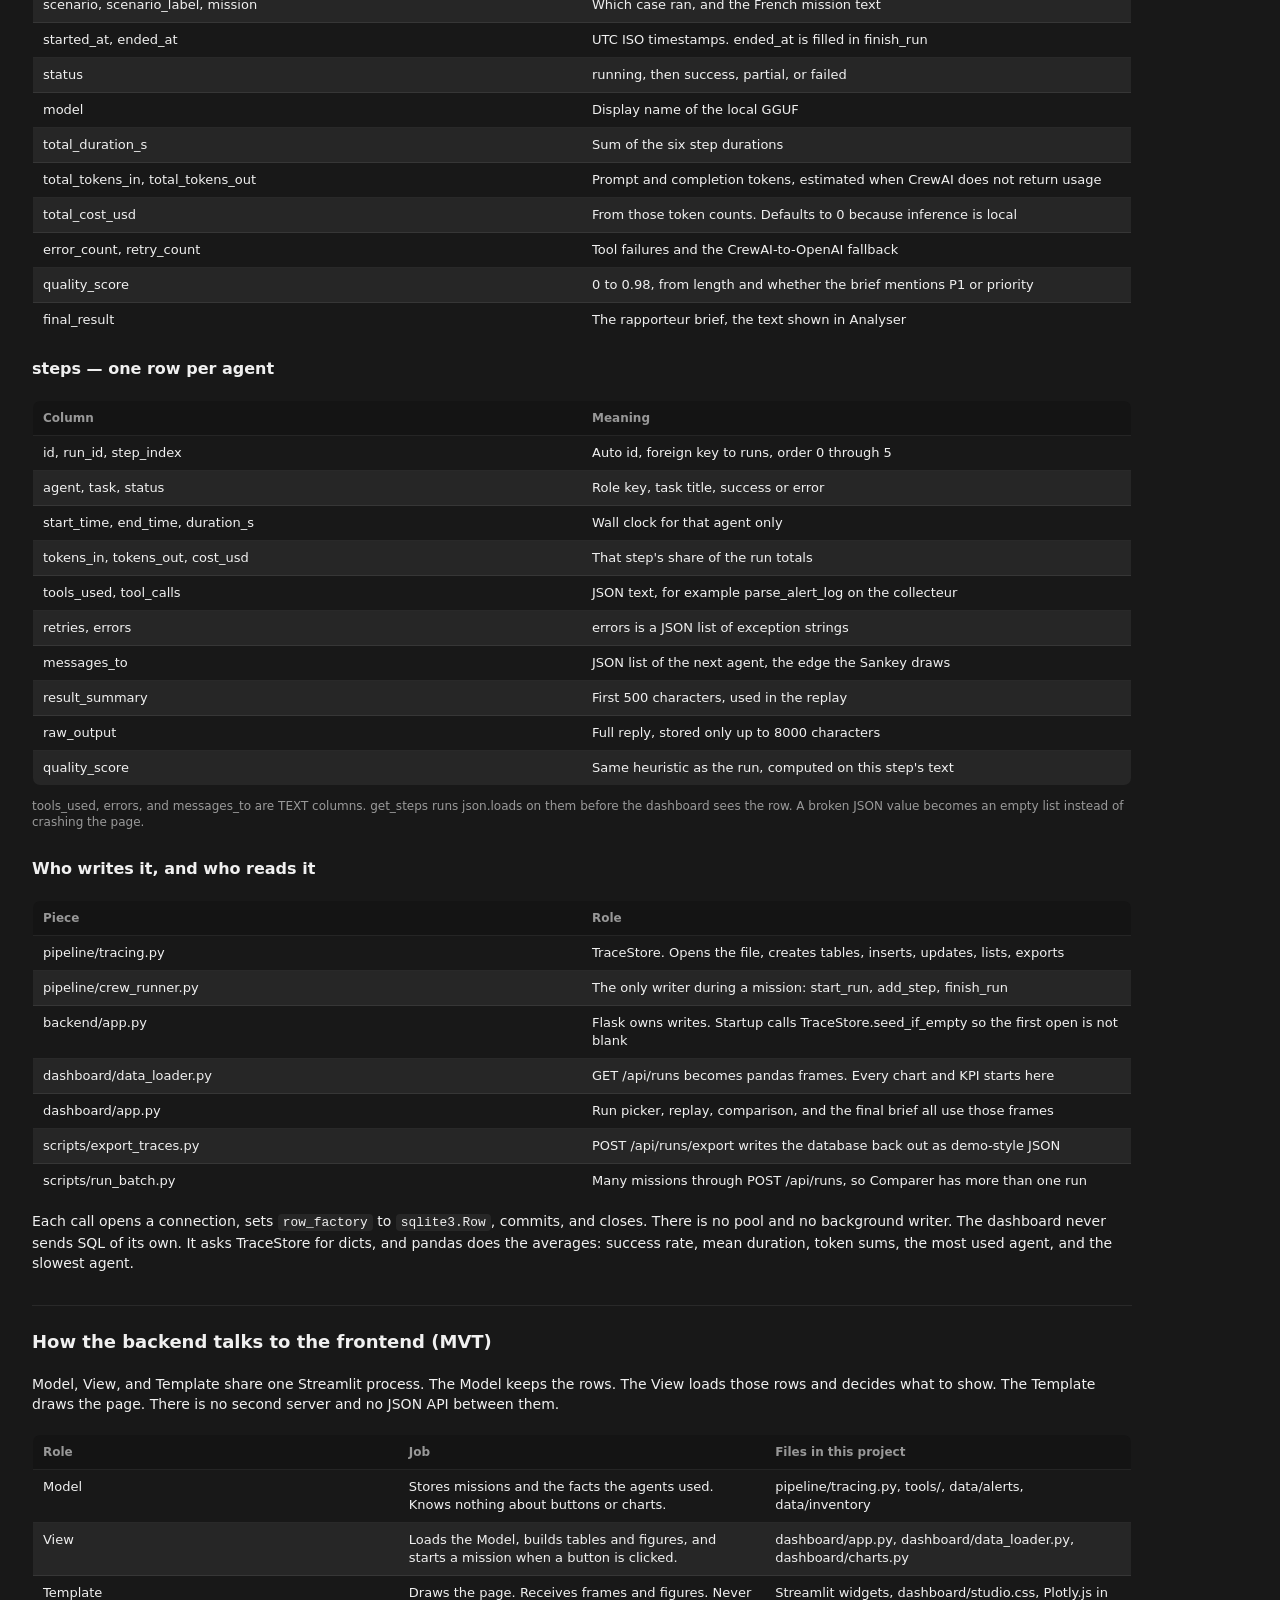
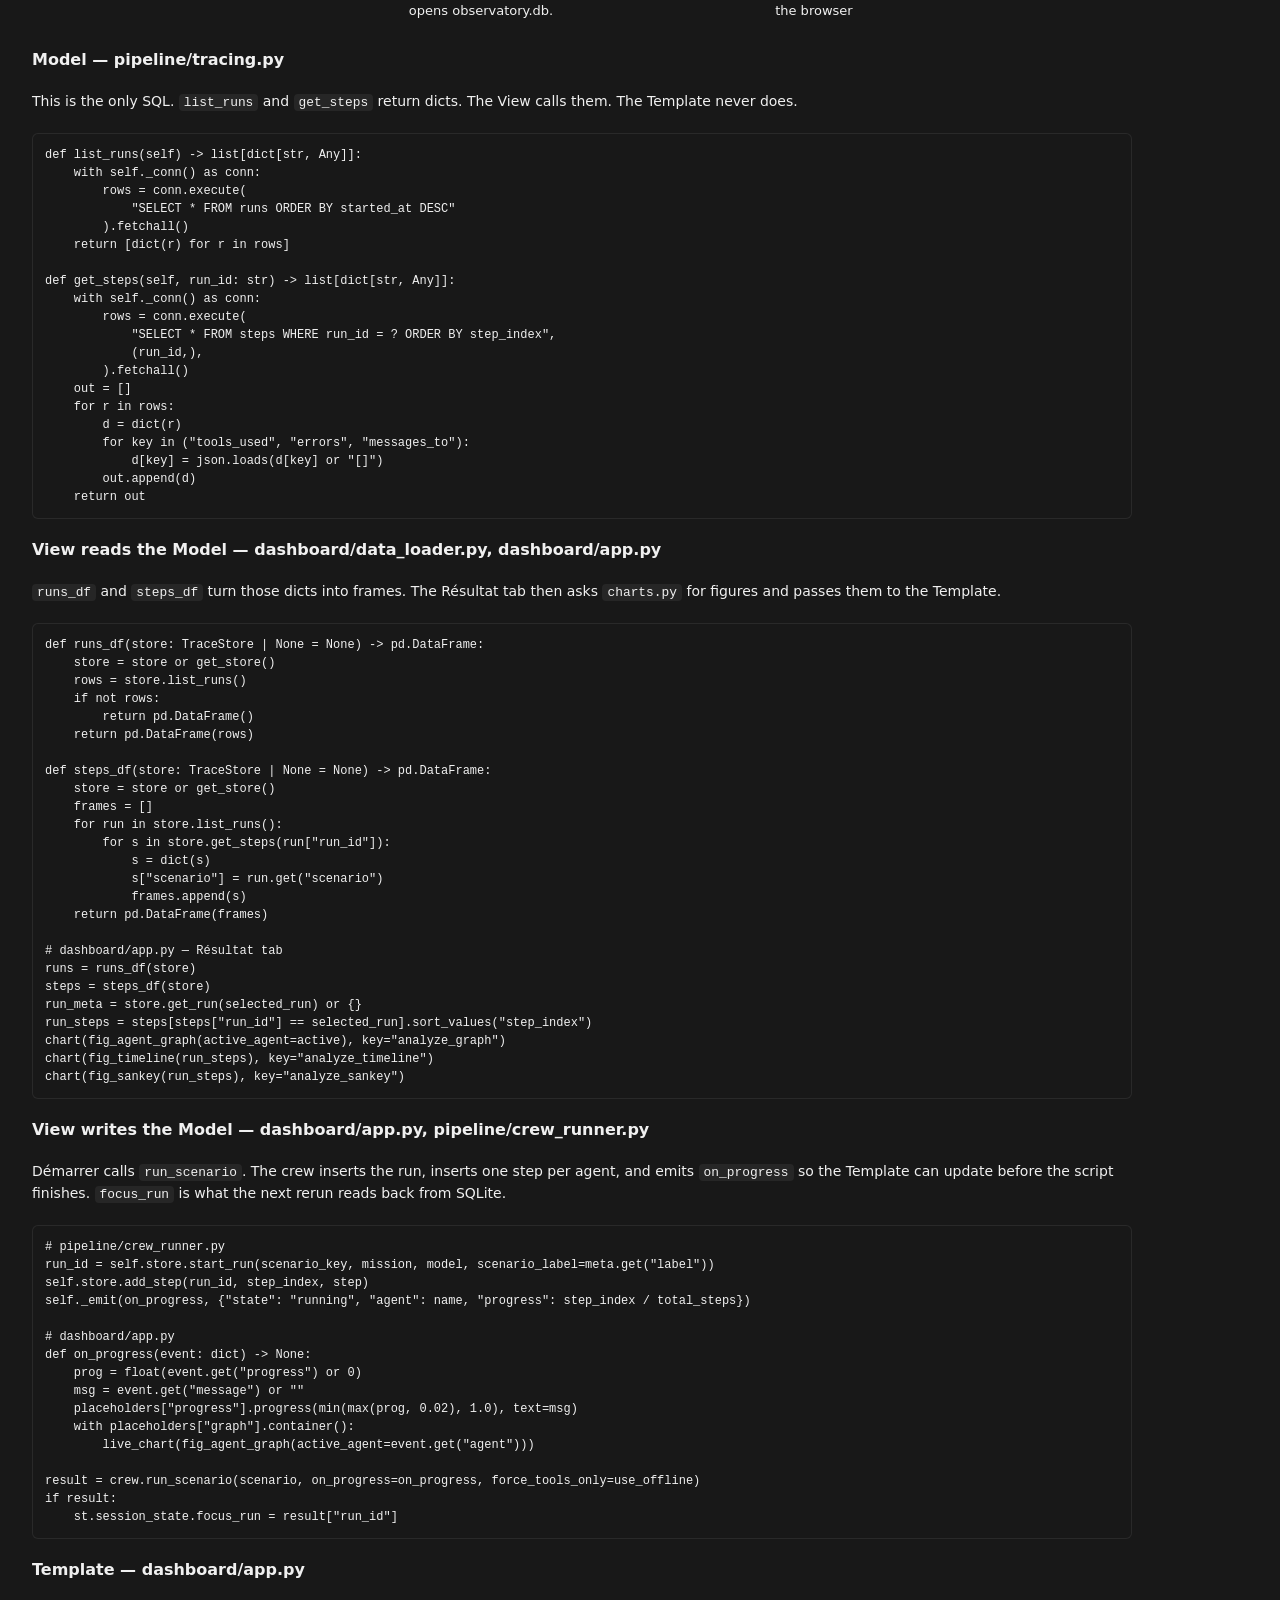
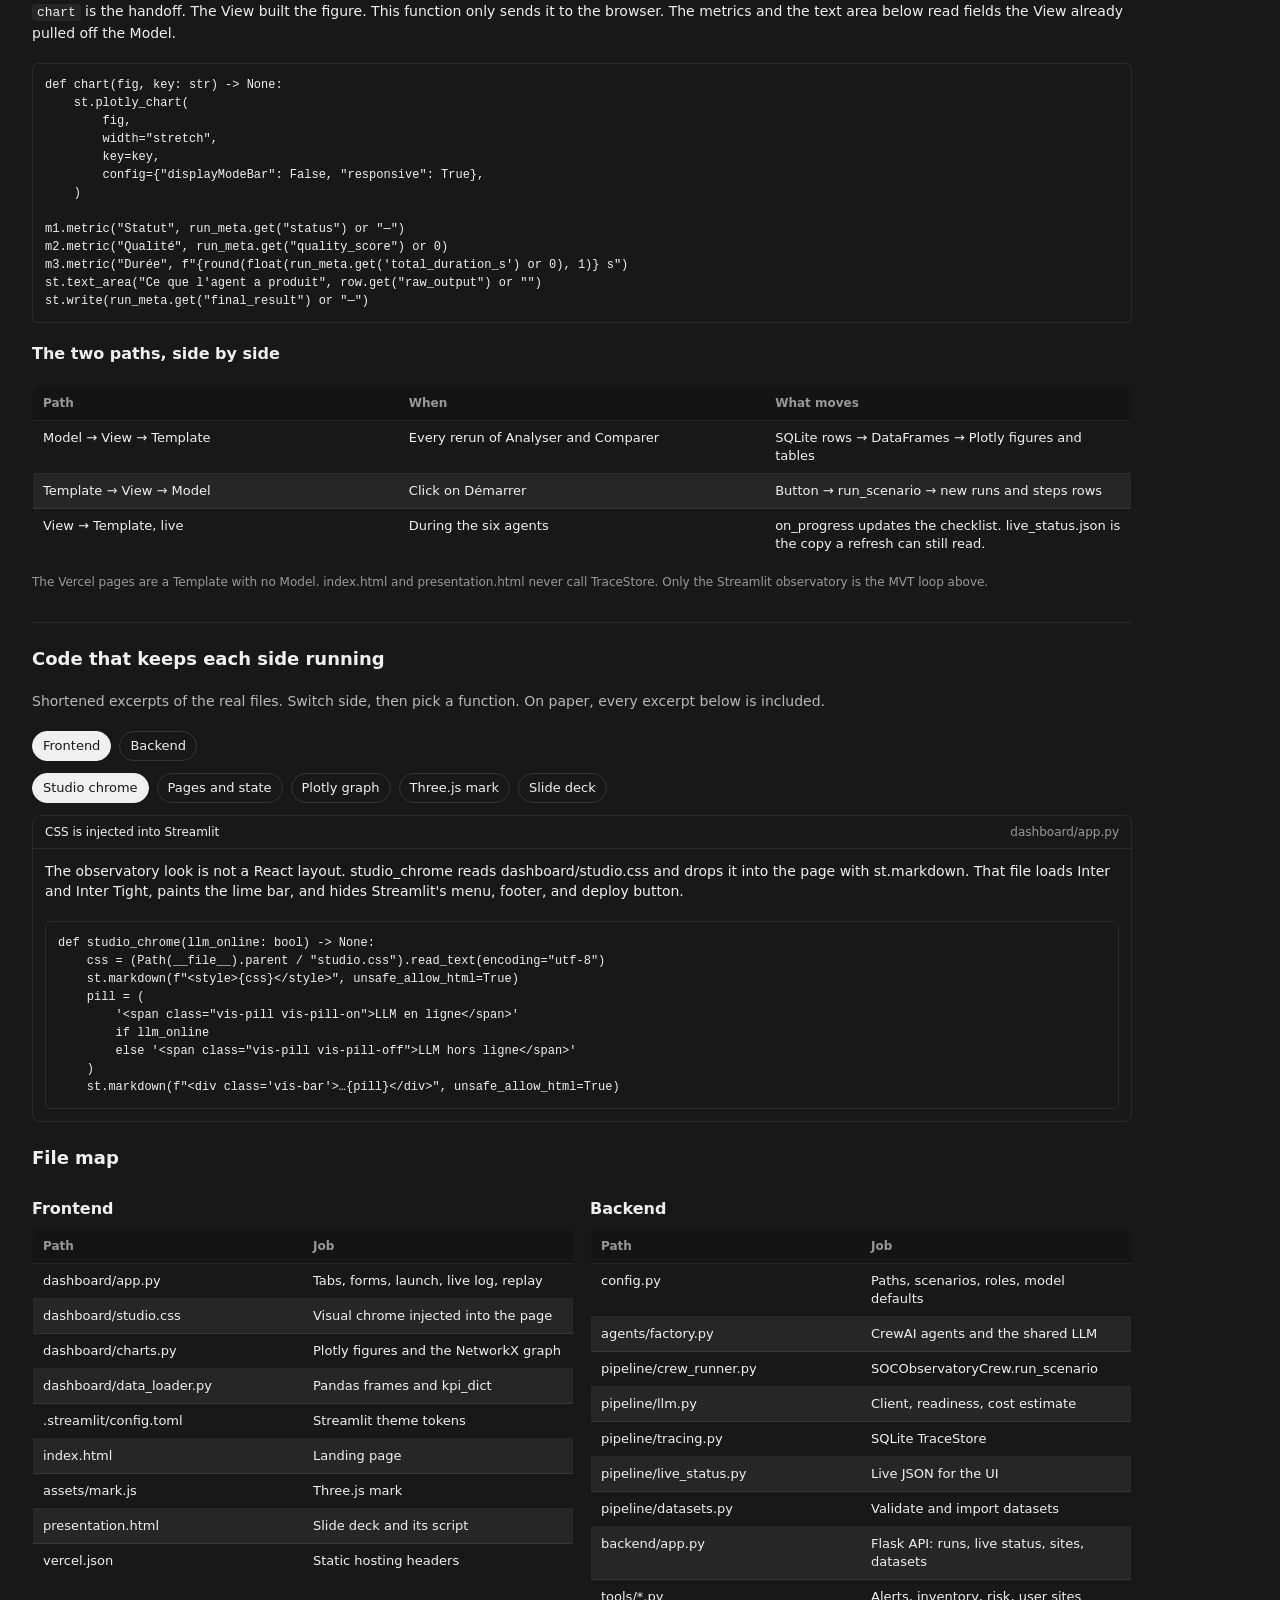
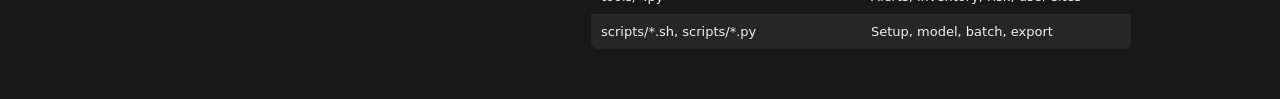
<file: docs/tech-stack-report.html>
<!DOCTYPE html>
<html lang="en">
<head>
  <meta charset="UTF-8" />
  <meta name="viewport" content="width=device-width, initial-scale=1" />
  <title>Observatoire SOC — frontend and backend</title>
  <style>
    :root {
      --fg: #f0f0f0;
      --fg-2: rgba(240, 240, 240, 0.74);
      --fg-3: rgba(240, 240, 240, 0.6);
      --fg-4: rgba(240, 240, 240, 0.36);
      --bg: #181818;
      --chrome: #141414;
      --fill: rgba(240, 240, 240, 0.08);
      --fill-2: rgba(240, 240, 240, 0.06);
      --stroke: rgba(240, 240, 240, 0.2);
      --stroke-2: rgba(240, 240, 240, 0.12);
      --stroke-3: rgba(240, 240, 240, 0.08);
      --accent: #599ce7;
      --info: rgba(89, 156, 231, 0.12);
      --mono: ui-monospace, SFMono-Regular, Menlo, Consolas, monospace;
      --sans: ui-sans-serif, system-ui, -apple-system, "Segoe UI", sans-serif;
    }
    * { box-sizing: border-box; }
    html, body { margin: 0; background: var(--bg); color: var(--fg); }
    body {
      font-family: var(--sans);
      font-size: 14px;
      line-height: 20px;
      padding: 28px 32px 64px;
    }
    main { max-width: 1100px; }
    h1 { font-size: 24px; line-height: 30px; font-weight: 590; margin: 0 0 8px; }
    h2 { font-size: 18px; line-height: 24px; font-weight: 590; margin: 0 0 8px; }
    h3 { font-size: 16px; line-height: 22px; font-weight: 590; margin: 8px 0; }
    p { margin: 0 0 8px; }
    .muted { color: var(--fg-2); }
    .small { color: var(--fg-3); font-size: 12px; line-height: 16px; }
    .stack { display: flex; flex-direction: column; gap: 24px; }
    .block { display: flex; flex-direction: column; gap: 12px; }
    .stats {
      display: grid;
      grid-template-columns: repeat(auto-fit, minmax(180px, 1fr));
      gap: 16px;
    }
    .stat .value { font-size: 20px; line-height: 26px; font-weight: 590; }
    .stat .value.info { color: var(--accent); }
    .stat .label { color: var(--fg-3); font-size: 12px; line-height: 16px; margin-top: 2px; }
    .callout {
      background: var(--info);
      border: 1px solid var(--stroke-3);
      border-radius: 8px;
      padding: 12px 14px;
    }
    .callout strong { display: block; margin-bottom: 4px; }
    .rule { height: 1px; background: var(--stroke-3); border: 0; margin: 0; }
    .flow { display: flex; flex-wrap: wrap; align-items: center; gap: 6px; }
    .node {
      border: 1px solid var(--stroke-2);
      background: var(--bg);
      border-radius: 4px;
      padding: 8px 10px;
      font-size: 12px;
      line-height: 16px;
    }
    .node.agent { border-color: var(--accent); background: var(--fill); }
    .arrow { color: var(--fg-4); font-size: 12px; }
    table {
      width: 100%;
      border-collapse: collapse;
      border: 1px solid var(--stroke-3);
      border-radius: 8px;
      overflow: hidden;
      font-size: 13px;
      line-height: 18px;
      table-layout: fixed;
    }
    th, td {
      text-align: left;
      padding: 8px 10px;
      vertical-align: top;
      border-bottom: 1px solid var(--stroke-3);
      overflow-wrap: anywhere;
    }
    th { color: var(--fg-3); font-weight: 590; font-size: 12px; background: var(--chrome); }
    tr:last-child td { border-bottom: 0; }
    tbody tr:nth-child(even) td { background: var(--fill-2); }
    .cols { display: grid; grid-template-columns: 1fr 1fr; gap: 16px; }
    code {
      font-family: var(--mono);
      font-size: 0.92em;
      padding: 1px 5px;
      border-radius: 4px;
      background: var(--fill-2);
    }
    .pills { display: flex; flex-wrap: wrap; gap: 8px; }
    button.pill {
      font: inherit;
      font-size: 13px;
      color: var(--fg);
      background: transparent;
      border: 1px solid var(--stroke-2);
      border-radius: 999px;
      padding: 4px 10px;
      cursor: pointer;
    }
    button.pill.active { background: var(--fg); color: #181818; border-color: var(--fg); }
    .card { border: 1px solid var(--stroke-3); border-radius: 8px; overflow: hidden; }
    .card h3 {
      margin: 0;
      padding: 8px 12px;
      font-size: 12px;
      line-height: 16px;
      font-weight: 500;
      border-bottom: 1px solid var(--stroke-3);
      display: flex;
      justify-content: space-between;
      gap: 12px;
    }
    .card h3 span { color: var(--fg-3); font-weight: 400; }
    .card .body { padding: 12px; display: flex; flex-direction: column; gap: 12px; }
    pre {
      margin: 0;
      padding: 12px;
      overflow: auto;
      background: var(--bg);
      color: var(--fg);
      border: 1px solid var(--stroke-3);
      border-radius: 6px;
      font-family: var(--mono);
      font-size: 12px;
      line-height: 1.5;
      white-space: pre;
    }
    @media (max-width: 900px) {
      .stats, .cols { grid-template-columns: 1fr; }
      body { padding: 20px 16px 48px; }
    }
    @media print {
      body { background: #fff; color: #111; }
      .muted, .small, th { color: #444; }
      .node, table, .card, pre, .callout { border-color: #ccc; }
      button.pill { display: none; }
      .card, pre, table, .callout { break-inside: avoid; }
    }
  </style>
</head>
<body>
  <main class="stack">
    <header>
      <h1>Observatoire SOC — frontend and backend</h1>
      <p class="muted">Course project 420-VD2-ID. Two frontends sit on one Python backend: a Streamlit observatory on the GPU machine, and a static site on Vercel. The backend is six CrewAI roles, three tools, SQLite traces, and a local Qwen GGUF on llama-server.</p>
    </header>

    <section class="stats">
      <div class="stat"><div class="value">2</div><div class="label">Frontends: Streamlit and static HTML</div></div>
      <div class="stat"><div class="value">Three.js</div><div class="label">Only authored browser library</div></div>
      <div class="stat"><div class="value">6</div><div class="label">Backend agents, in order</div></div>
      <div class="stat"><div class="value info">:8080</div><div class="label">llama-server OpenAI API</div></div>
    </section>

    <section class="callout">
      <strong>React is not source code in this repo</strong>
      <p>You do not write React, Vue, Next.js, or an npm app. Streamlit's own browser client is a React app that the streamlit package ships, and it loads Plotly.js for charts. Your screens are Python calls (<code>st.tabs</code>, <code>st.form</code>, <code>st.plotly_chart</code>) plus <code>dashboard/studio.css</code>. The public site is HTML, CSS, <code>assets/mark.js</code>, and a short script in <code>presentation.html</code>.</p>
    </section>

    <section class="block">
      <h2>How a mission crosses the two sides</h2>
      <p class="small">Backend boxes run in Python. The last box is the Streamlit frontend, which only reads SQLite and live_status.json. Accent boxes are the six roles. Source: pipeline/crew_runner.py.</p>
      <div class="flow" aria-label="Mission flow">
        <span class="node">JSON alerts</span><span class="arrow">→</span>
        <span class="node">3 tools</span><span class="arrow">→</span>
        <span class="node agent">Coord.</span><span class="arrow">→</span>
        <span class="node agent">Collect.</span><span class="arrow">→</span>
        <span class="node agent">Classif.</span><span class="arrow">→</span>
        <span class="node agent">Correl.</span><span class="arrow">→</span>
        <span class="node agent">Eval.</span><span class="arrow">→</span>
        <span class="node agent">Report</span><span class="arrow">→</span>
        <span class="node">SQLite</span><span class="arrow">→</span>
        <span class="node">Streamlit</span>
      </div>
    </section>

    <hr class="rule" />

    <section class="block">
      <h2>Frontend</h2>
      <p>Two surfaces, both hand-written. The observatory runs only on the machine that has the model. Vercel serves the landing page and the slides, and <code>.vercelignore</code> keeps the dashboard, the database, and the GGUF off that deploy.</p>

      <h3>What you write, and what the browser actually runs</h3>
      <table>
        <thead><tr><th>Surface</th><th>You write</th><th>Browser runtime</th><th>Where it is served</th></tr></thead>
        <tbody>
          <tr><td>Observatory</td><td>Python Streamlit + studio.css</td><td>Streamlit client (React, shipped by the package) and Plotly.js</td><td>localhost, streamlit run dashboard/app.py</td></tr>
          <tr><td>Landing page</td><td>index.html, inline CSS, assets/mark.js</td><td>Browser plus Three.js 0.170.0 from unpkg</td><td>Vercel, observatoire-soc-static.vercel.app</td></tr>
          <tr><td>Slide deck</td><td>presentation.html, inline CSS and JS</td><td>Browser only. Scroll-snap, keyboard, wheel, touch</td><td>Vercel /presentation</td></tr>
        </tbody>
      </table>

      <h3>Observatory UI</h3>
      <table>
        <thead><tr><th>Piece</th><th>Pin or source</th><th>Job in this app</th></tr></thead>
        <tbody>
          <tr><td>Streamlit</td><td>≥ 1.38</td><td>Page, tabs, forms, buttons, sliders, file upload, dataframes, rerun</td></tr>
          <tr><td>session_state</td><td>Streamlit</td><td>focus_run, live_log, selected_dataset survive each rerun</td></tr>
          <tr><td>studio.css</td><td>dashboard/studio.css</td><td>Inter + Inter Tight, lime #d5f74c, hides Streamlit chrome</td></tr>
          <tr><td>.streamlit/config.toml</td><td>theme block</td><td>primaryColor #d5f74c, background #eeeeee, text #111111</td></tr>
          <tr><td>Plotly</td><td>≥ 5.24, Python API</td><td>Graph, timeline, Sankey, comparison bars, heatmap</td></tr>
          <tr><td>Plotly.js</td><td>bundled by Streamlit</td><td>Draws those figures in the browser. Not imported by you</td></tr>
          <tr><td>NetworkX</td><td>≥ 3.2</td><td>Directed edges of the six agents, then Plotly plots the coordinates</td></tr>
          <tr><td>pandas</td><td>≥ 2.2</td><td>st.dataframe tables and the frames behind every chart</td></tr>
          <tr><td>Google Fonts</td><td>Inter, Inter Tight</td><td>Loaded from studio.css and from index.html</td></tr>
        </tbody>
      </table>

      <div class="cols">
        <div>
          <h3>Tabs and widgets</h3>
          <table>
            <thead><tr><th>Tab</th><th>Controls</th></tr></thead>
            <tbody>
              <tr><td>0. Mes sites</td><td>Form, select, slider 1–5, dataframe, delete</td></tr>
              <tr><td>Datasets</td><td>Table, picker, JSON and ZIP upload, schema expander</td></tr>
              <tr><td>1. Lancer</td><td>Scenario or dataset select, start, live checklist</td></tr>
              <tr><td>2. Analyser</td><td>Run picker, 4 metrics, replay slider, 5 charts</td></tr>
              <tr><td>3. Comparer</td><td>8 KPIs, metric select, two runs side by side</td></tr>
              <tr><td>Guide</td><td>How to launch, offline mode, what the charts mean</td></tr>
            </tbody>
          </table>
        </div>
        <div>
          <h3>Charts</h3>
          <table>
            <thead><tr><th>Function</th><th>Mark</th></tr></thead>
            <tbody>
              <tr><td>fig_agent_graph</td><td>Scatter lines and markers</td></tr>
              <tr><td>fig_timeline</td><td>px.bar, duration by step</td></tr>
              <tr><td>fig_sankey</td><td>go.Sankey of agent handoffs</td></tr>
              <tr><td>fig_compare_agents</td><td>px.bar, duration or tokens</td></tr>
              <tr><td>fig_heatmap</td><td>px.imshow of agent by run</td></tr>
            </tbody>
          </table>
        </div>
      </div>

      <h3>Public site</h3>
      <table>
        <thead><tr><th>Piece</th><th>Detail</th></tr></thead>
        <tbody>
          <tr><td>index.html</td><td>Vanilla HTML and CSS. Fixed nav, backdrop blur, lime pills, no framework</td></tr>
          <tr><td>Fonts</td><td>Inter and Inter Tight from fonts.googleapis.com</td></tr>
          <tr><td>Three.js</td><td>0.170.0 via import map on unpkg. WebGLRenderer, RoundedBoxGeometry, RoomEnvironment</td></tr>
          <tr><td>mark.js</td><td>Three meshes, MeshPhysicalMaterial, pointer parallax, reduced-motion stop</td></tr>
          <tr><td>presentation.html</td><td>Full-viewport slides, Manrope, progress bar, dot nav</td></tr>
          <tr><td>Deck script</td><td>goTo(), keydown, wheel lock, touch swipe. About 80 lines at the bottom of the file</td></tr>
          <tr><td>vercel.json</td><td>cleanUrls, no trailing slash, X-Content-Type-Options nosniff, Referrer-Policy</td></tr>
          <tr><td>.vercelignore</td><td>Drops .venv, .env, .gguf, .streamlit, data/traces, and node_modules</td></tr>
        </tbody>
      </table>
      <p class="small">Product colors on both frontends: background #eeeeee, ink #111111, accent #d5f74c. Source: dashboard/studio.css, .streamlit/config.toml, index.html, vercel.json.</p>
    </section>

    <hr class="rule" />

    <section class="block">
      <h2>Backend</h2>
      <p>One Python 3.12 process runs the mission. CrewAI does not support 3.14, so <code>scripts/setup.sh</code> refuses any other version and builds the venv with uv. Inference is a separate llama-server process. Nothing in the backend calls a cloud model.</p>

      <h3>Runtime</h3>
      <table>
        <thead><tr><th>Layer</th><th>Technology</th><th>Job</th></tr></thead>
        <tbody>
          <tr><td>Language</td><td>Python 3.12</td><td>Agents, tools, traces, dataset import, CLI</td></tr>
          <tr><td>Env</td><td>uv + .venv</td><td>Created by scripts/setup.sh from requirements.txt</td></tr>
          <tr><td>Config</td><td>python-dotenv ≥ 1.0</td><td>Loads .env: API base, GGUF path, GPU layers, context, port</td></tr>
          <tr><td>Agents</td><td>CrewAI ≥ 0.80</td><td>Agent, Task, Crew, Process.sequential, kickoff</td></tr>
          <tr><td>LLM adapter</td><td>langchain-openai ≥ 0.2</td><td>CrewAI LLM(model='openai/…', base_url=local)</td></tr>
          <tr><td>HTTP client</td><td>openai ≥ 1.40</td><td>Readiness check, direct chat, fallback if CrewAI fails</td></tr>
          <tr><td>Schemas</td><td>Pydantic ≥ 2.7</td><td>Used by CrewAI for structured agent IO</td></tr>
          <tr><td>HTTP / retry</td><td>httpx ≥ 0.27, tenacity ≥ 8.3</td><td>Client stack under OpenAI, CrewAI, and the hub</td></tr>
          <tr><td>Inference</td><td>llama.cpp llama-server</td><td>OpenAI /v1 on 127.0.0.1:8080, ./bin/llama-server</td></tr>
          <tr><td>Model</td><td>Qwen3.6-35B-A3B Q3_K_M GGUF</td><td>Heretic Cerebellum. Thinking template off. ~12 GB</td></tr>
          <tr><td>GPU</td><td>N_GPU_LAYERS=30, CTX_SIZE=8192</td><td>Tuned in .env for a 12 GB card. --jinja --parallel 1</td></tr>
          <tr><td>Download</td><td>huggingface_hub ≥ 0.26</td><td>scripts/download_model.sh, hf CLI and Python API</td></tr>
          <tr><td>Traces</td><td>SQLite stdlib</td><td>data/traces/observatory.db, tables runs and steps</td></tr>
          <tr><td>Live bridge</td><td>JSON + threading.Lock</td><td>data/traces/live_status.json, written every phase</td></tr>
          <tr><td>Tables for the UI</td><td>pandas ≥ 2.2, numpy ≥ 1.26</td><td>runs_df, steps_df, filters, kpi_dict</td></tr>
        </tbody>
      </table>

      <h3>Python packages</h3>
      <p class="small">Every direct dependency in <code>requirements.txt</code>. Streamlit, Plotly, and NetworkX are listed here because they are imported from Python, even though the pixels land in the frontend.</p>
      <table>
        <thead><tr><th>Package</th><th>Pin</th><th>Side</th><th>Used for</th></tr></thead>
        <tbody>
          <tr><td>crewai</td><td>≥ 0.80.0</td><td>Backend</td><td>Agents, tasks, sequential crews, kickoff</td></tr>
          <tr><td>langchain-openai</td><td>≥ 0.2.0</td><td>Backend</td><td>OpenAI-compatible LLM object inside CrewAI</td></tr>
          <tr><td>openai</td><td>≥ 1.40.0</td><td>Backend</td><td>Chat completions against llama-server</td></tr>
          <tr><td>pydantic</td><td>≥ 2.7.0</td><td>Backend</td><td>CrewAI structured models</td></tr>
          <tr><td>python-dotenv</td><td>≥ 1.0.0</td><td>Backend</td><td>Load .env into config.py</td></tr>
          <tr><td>httpx</td><td>≥ 0.27.0</td><td>Backend</td><td>HTTP under the OpenAI and hub clients</td></tr>
          <tr><td>tenacity</td><td>≥ 8.3.0</td><td>Backend</td><td>Retries available to that client stack</td></tr>
          <tr><td>huggingface_hub</td><td>≥ 0.26.0</td><td>Backend</td><td>Download the GGUF during setup</td></tr>
          <tr><td>pandas</td><td>≥ 2.2.0</td><td>Both</td><td>Trace frames, KPIs, and st.dataframe</td></tr>
          <tr><td>numpy</td><td>≥ 1.26.0</td><td>Both</td><td>Numeric backing for those frames</td></tr>
          <tr><td>streamlit</td><td>≥ 1.38.0</td><td>Frontend</td><td>Observatory shell</td></tr>
          <tr><td>plotly</td><td>≥ 5.24.0</td><td>Frontend</td><td>Every chart figure</td></tr>
          <tr><td>networkx</td><td>≥ 3.2</td><td>Frontend</td><td>Agent graph topology</td></tr>
        </tbody>
      </table>

      <h3>Standard library the backend actually calls</h3>
      <table>
        <thead><tr><th>Module</th><th>Where</th><th>Job</th></tr></thead>
        <tbody>
          <tr><td>sqlite3</td><td>pipeline/tracing.py</td><td>runs and steps, row factory, one transaction per write</td></tr>
          <tr><td>json</td><td>tools, traces, live status, datasets</td><td>Alerts, inventory, live file, import payloads</td></tr>
          <tr><td>pathlib</td><td>config.py and every loader</td><td>ROOT, data/alerts, data/traces, models</td></tr>
          <tr><td>threading</td><td>pipeline/live_status.py</td><td>Lock around live_status.json</td></tr>
          <tr><td>uuid, datetime</td><td>pipeline/tracing.py</td><td>run_id and UTC timestamps</td></tr>
          <tr><td>dataclasses</td><td>StepTrace, LLMResult, ValidationResult</td><td>Step rows, token usage, import checks</td></tr>
          <tr><td>argparse</td><td>scripts/run_scenario.py, run_batch.py</td><td>CLI scenario, --offline, batch size</td></tr>
          <tr><td>zipfile, shutil, re</td><td>pipeline/datasets.py</td><td>ZIP import and dataset id checks</td></tr>
        </tbody>
      </table>

      <h3>Six roles and three tools</h3>
      <div class="cols">
        <table>
          <thead><tr><th>Order</th><th>Agent</th><th>Job</th></tr></thead>
          <tbody>
            <tr><td>1</td><td>Coordonnateur</td><td>Split the mission into a short plan</td></tr>
            <tr><td>2</td><td>Collecteur</td><td>Summarize alerts and inventory</td></tr>
            <tr><td>3</td><td>Classificateur</td><td>Type, severity, likely false positives</td></tr>
            <tr><td>4</td><td>Corrélateur</td><td>Group alerts into campaigns</td></tr>
            <tr><td>5</td><td>Évaluateur</td><td>Check the rule scores, P1/P2/P3</td></tr>
            <tr><td>6</td><td>Rapporteur</td><td>Final brief for the analyst</td></tr>
          </tbody>
        </table>
        <table>
          <thead><tr><th>Tool</th><th>File</th><th>Returns</th></tr></thead>
          <tbody>
            <tr><td>parse_alert_log</td><td>tools/alerts.py</td><td>Alerts, severity and source counts</td></tr>
            <tr><td>lookup_asset_inventory</td><td>tools/inventory.py</td><td>Assets, criticality ≥ 4</td></tr>
            <tr><td>score_risk_rules</td><td>tools/risk_rules.py</td><td>Risk score and P1/P2/P3</td></tr>
          </tbody>
        </table>
      </div>
      <p class="small">Roles live in config.AGENT_ROLES. tools/sites.py merges user-added hostnames into the same inventory before scoring, and can build a synthetic alert file aimed at those hostnames. Delegation is off on every agent.</p>

      <h3>Scripts</h3>
      <table>
        <thead><tr><th>Script</th><th>Job</th></tr></thead>
        <tbody>
          <tr><td>scripts/setup.sh</td><td>Python 3.12 check, uv venv, pip install, .env, llama-server, GGUF</td></tr>
          <tr><td>scripts/install_llama_server.sh</td><td>Place the llama.cpp binary in ./bin</td></tr>
          <tr><td>scripts/download_model.sh</td><td>huggingface_hub download of the GGUF</td></tr>
          <tr><td>scripts/start_llm.sh</td><td>llama-server with GPU layers, context, jinja</td></tr>
          <tr><td>scripts/run_scenario.py</td><td>One mission. --offline skips the model and still runs the tools</td></tr>
          <tr><td>scripts/run_batch.py</td><td>Repeated runs to fill the trace store</td></tr>
          <tr><td>scripts/export_traces.py</td><td>Dump SQLite traces to JSON</td></tr>
        </tbody>
      </table>

      <h3>Data the backend reads</h3>
      <table>
        <thead><tr><th>Store</th><th>Path</th><th>Shape</th></tr></thead>
        <tbody>
          <tr><td>Lab alerts</td><td>data/alerts/*.json</td><td>Five scenarios, list of alert objects</td></tr>
          <tr><td>Inventory</td><td>data/inventory/assets.json</td><td>ACME-LAB assets, criticality 1–5</td></tr>
          <tr><td>User sites</td><td>written by tools/sites.py</td><td>Hostnames merged into the inventory</td></tr>
          <tr><td>Datasets</td><td>data/datasets/&lt;id&gt;/</td><td>manifest.json, alerts.json, optional assets.json</td></tr>
          <tr><td>Imports</td><td>pipeline/datasets.py</td><td>JSON or ZIP, validated before a mission can use them</td></tr>
          <tr><td>Traces</td><td>data/traces/observatory.db</td><td>runs and steps</td></tr>
          <tr><td>Demo seed</td><td>data/traces/demo_runs.json</td><td>TraceStore.seed_if_empty on Flask startup, when the database has no runs</td></tr>
          <tr><td>Live file</td><td>data/traces/live_status.json</td><td>Current agent, phase, progress, latest output</td></tr>
        </tbody>
      </table>

      <h3>Built-in scenarios</h3>
      <table>
        <thead><tr><th>Key</th><th>Label</th><th>Alert file</th></tr></thead>
        <tbody>
          <tr><td>bruteforce_ssh</td><td>Campagne brute-force SSH</td><td>data/alerts/bruteforce_ssh.json</td></tr>
          <tr><td>phishing_creds</td><td>Hameçonnage / vol d'identifiants</td><td>data/alerts/phishing_creds.json</td></tr>
          <tr><td>ransomware_precursor</td><td>Précurseurs ransomware</td><td>data/alerts/ransomware_precursor.json</td></tr>
          <tr><td>noisy_ids</td><td>Déferlement de faux positifs IDS</td><td>data/alerts/noisy_ids.json</td></tr>
          <tr><td>exfiltration</td><td>Exfiltration de données suspecte</td><td>data/alerts/exfiltration.json</td></tr>
        </tbody>
      </table>
      <p class="small">Source: config.SCENARIOS. An imported dataset or a user-site mission can run without being in that dict, as long as an alert file is passed to run_scenario.</p>
    </section>

    <hr class="rule" />

    <section class="block">
      <h2>What SQLite does in this app</h2>
      <p>SQLite is the memory of the observatory. It is a single file, <code>data/traces/observatory.db</code>, opened by Python's built-in <code>sqlite3</code> module. There is no database server, no Postgres, and no ORM. <code>TraceStore</code> in <code>pipeline/tracing.py</code> creates the file the first time a mission or the dashboard starts, then builds two tables if they are not already there.</p>
      <section class="callout">
        <strong>SQLite is the history. The live pulse is a different file.</strong>
        <p>While a mission is running, the Lancer tab polls <code>data/traces/live_status.json</code> so the checklist can move. SQLite is written at the same moments, but the charts, the replay slider, the KPIs, and the run picker all read the database after each step is committed. Alert logs stay as JSON on disk. The GGUF is not stored here.</p>
      </section>

      <h3>One mission, three writes</h3>
      <table>
        <thead><tr><th>When</th><th>Call</th><th>What lands in the file</th></tr></thead>
        <tbody>
          <tr><td>Before the first agent</td><td>start_run</td><td>One runs row, status running, with the scenario, mission text, and model name</td></tr>
          <tr><td>After each of the six agents</td><td>add_step</td><td>One steps row: duration, tokens, tools, errors, quality, and the agent's text</td></tr>
          <tr><td>After the rapporteur</td><td>finish_run</td><td>The same runs row is updated: success, partial, or failed, plus totals and the final brief</td></tr>
        </tbody>
      </table>
      <p>The run id looks like <code>run_20261018T143022_ab12cd34</code>. It is the primary key. Every step points back to it. A finished mission is one runs row and six steps rows. <code>run_batch</code> and the Streamlit launch button both go through <code>SOCObservatoryCrew</code>, so both write the same tables. Offline mode still writes them. The model being down does not skip the database.</p>

      <h3>runs — one row per mission</h3>
      <table>
        <thead><tr><th>Column</th><th>Meaning</th></tr></thead>
        <tbody>
          <tr><td>run_id</td><td>Primary key. Timestamp plus 8 random hex characters</td></tr>
          <tr><td>scenario, scenario_label, mission</td><td>Which case ran, and the French mission text</td></tr>
          <tr><td>started_at, ended_at</td><td>UTC ISO timestamps. ended_at is filled in finish_run</td></tr>
          <tr><td>status</td><td>running, then success, partial, or failed</td></tr>
          <tr><td>model</td><td>Display name of the local GGUF</td></tr>
          <tr><td>total_duration_s</td><td>Sum of the six step durations</td></tr>
          <tr><td>total_tokens_in, total_tokens_out</td><td>Prompt and completion tokens, estimated when CrewAI does not return usage</td></tr>
          <tr><td>total_cost_usd</td><td>From those token counts. Defaults to 0 because inference is local</td></tr>
          <tr><td>error_count, retry_count</td><td>Tool failures and the CrewAI-to-OpenAI fallback</td></tr>
          <tr><td>quality_score</td><td>0 to 0.98, from length and whether the brief mentions P1 or priority</td></tr>
          <tr><td>final_result</td><td>The rapporteur brief, the text shown in Analyser</td></tr>
        </tbody>
      </table>

      <h3>steps — one row per agent</h3>
      <table>
        <thead><tr><th>Column</th><th>Meaning</th></tr></thead>
        <tbody>
          <tr><td>id, run_id, step_index</td><td>Auto id, foreign key to runs, order 0 through 5</td></tr>
          <tr><td>agent, task, status</td><td>Role key, task title, success or error</td></tr>
          <tr><td>start_time, end_time, duration_s</td><td>Wall clock for that agent only</td></tr>
          <tr><td>tokens_in, tokens_out, cost_usd</td><td>That step's share of the run totals</td></tr>
          <tr><td>tools_used, tool_calls</td><td>JSON text, for example parse_alert_log on the collecteur</td></tr>
          <tr><td>retries, errors</td><td>errors is a JSON list of exception strings</td></tr>
          <tr><td>messages_to</td><td>JSON list of the next agent, the edge the Sankey draws</td></tr>
          <tr><td>result_summary</td><td>First 500 characters, used in the replay</td></tr>
          <tr><td>raw_output</td><td>Full reply, stored only up to 8000 characters</td></tr>
          <tr><td>quality_score</td><td>Same heuristic as the run, computed on this step's text</td></tr>
        </tbody>
      </table>
      <p class="small">tools_used, errors, and messages_to are TEXT columns. get_steps runs json.loads on them before the dashboard sees the row. A broken JSON value becomes an empty list instead of crashing the page.</p>

      <h3>Who writes it, and who reads it</h3>
      <table>
        <thead><tr><th>Piece</th><th>Role</th></tr></thead>
        <tbody>
          <tr><td>pipeline/tracing.py</td><td>TraceStore. Opens the file, creates tables, inserts, updates, lists, exports</td></tr>
          <tr><td>pipeline/crew_runner.py</td><td>The only writer during a mission: start_run, add_step, finish_run</td></tr>
          <tr><td>backend/app.py</td><td>Flask owns writes. Startup calls TraceStore.seed_if_empty so the first open is not blank</td></tr>
          <tr><td>dashboard/data_loader.py</td><td>GET /api/runs becomes pandas frames. Every chart and KPI starts here</td></tr>
          <tr><td>dashboard/app.py</td><td>Run picker, replay, comparison, and the final brief all use those frames</td></tr>
          <tr><td>scripts/export_traces.py</td><td>POST /api/runs/export writes the database back out as demo-style JSON</td></tr>
          <tr><td>scripts/run_batch.py</td><td>Many missions through POST /api/runs, so Comparer has more than one run</td></tr>
        </tbody>
      </table>
      <p>Each call opens a connection, sets <code>row_factory</code> to <code>sqlite3.Row</code>, commits, and closes. There is no pool and no background writer. The dashboard never sends SQL of its own. It asks TraceStore for dicts, and pandas does the averages: success rate, mean duration, token sums, the most used agent, and the slowest agent.</p>
    </section>

    <hr class="rule" />

    <section class="block">
      <h2>How the backend talks to the frontend (MVT)</h2>
      <p>Model, View, and Template share one Streamlit process. The Model keeps the rows. The View loads those rows and decides what to show. The Template draws the page. There is no second server and no JSON API between them.</p>
      <table>
        <thead><tr><th>Role</th><th>Job</th><th>Files in this project</th></tr></thead>
        <tbody>
          <tr><td>Model</td><td>Stores missions and the facts the agents used. Knows nothing about buttons or charts.</td><td>pipeline/tracing.py, tools/, data/alerts, data/inventory</td></tr>
          <tr><td>View</td><td>Loads the Model, builds tables and figures, and starts a mission when a button is clicked.</td><td>dashboard/app.py, dashboard/data_loader.py, dashboard/charts.py</td></tr>
          <tr><td>Template</td><td>Draws the page. Receives frames and figures. Never opens observatory.db.</td><td>Streamlit widgets, dashboard/studio.css, Plotly.js in the browser</td></tr>
        </tbody>
      </table>

      <h3>Model — pipeline/tracing.py</h3>
      <p>This is the only SQL. <code>list_runs</code> and <code>get_steps</code> return dicts. The View calls them. The Template never does.</p>
      <pre>def list_runs(self) -&gt; list[dict[str, Any]]:
    with self._conn() as conn:
        rows = conn.execute(
            "SELECT * FROM runs ORDER BY started_at DESC"
        ).fetchall()
    return [dict(r) for r in rows]

def get_steps(self, run_id: str) -&gt; list[dict[str, Any]]:
    with self._conn() as conn:
        rows = conn.execute(
            "SELECT * FROM steps WHERE run_id = ? ORDER BY step_index",
            (run_id,),
        ).fetchall()
    out = []
    for r in rows:
        d = dict(r)
        for key in ("tools_used", "errors", "messages_to"):
            d[key] = json.loads(d[key] or "[]")
        out.append(d)
    return out</pre>

      <h3>View reads the Model — dashboard/data_loader.py, dashboard/app.py</h3>
      <p><code>runs_df</code> and <code>steps_df</code> turn those dicts into frames. The Résultat tab then asks <code>charts.py</code> for figures and passes them to the Template.</p>
      <pre>def runs_df(store: TraceStore | None = None) -&gt; pd.DataFrame:
    store = store or get_store()
    rows = store.list_runs()
    if not rows:
        return pd.DataFrame()
    return pd.DataFrame(rows)

def steps_df(store: TraceStore | None = None) -&gt; pd.DataFrame:
    store = store or get_store()
    frames = []
    for run in store.list_runs():
        for s in store.get_steps(run["run_id"]):
            s = dict(s)
            s["scenario"] = run.get("scenario")
            frames.append(s)
    return pd.DataFrame(frames)

# dashboard/app.py — Résultat tab
runs = runs_df(store)
steps = steps_df(store)
run_meta = store.get_run(selected_run) or {}
run_steps = steps[steps["run_id"] == selected_run].sort_values("step_index")
chart(fig_agent_graph(active_agent=active), key="analyze_graph")
chart(fig_timeline(run_steps), key="analyze_timeline")
chart(fig_sankey(run_steps), key="analyze_sankey")</pre>

      <h3>View writes the Model — dashboard/app.py, pipeline/crew_runner.py</h3>
      <p>Démarrer calls <code>run_scenario</code>. The crew inserts the run, inserts one step per agent, and emits <code>on_progress</code> so the Template can update before the script finishes. <code>focus_run</code> is what the next rerun reads back from SQLite.</p>
      <pre># pipeline/crew_runner.py
run_id = self.store.start_run(scenario_key, mission, model, scenario_label=meta.get("label"))
self.store.add_step(run_id, step_index, step)
self._emit(on_progress, {"state": "running", "agent": name, "progress": step_index / total_steps})

# dashboard/app.py
def on_progress(event: dict) -&gt; None:
    prog = float(event.get("progress") or 0)
    msg = event.get("message") or ""
    placeholders["progress"].progress(min(max(prog, 0.02), 1.0), text=msg)
    with placeholders["graph"].container():
        live_chart(fig_agent_graph(active_agent=event.get("agent")))

result = crew.run_scenario(scenario, on_progress=on_progress, force_tools_only=use_offline)
if result:
    st.session_state.focus_run = result["run_id"]</pre>

      <h3>Template — dashboard/app.py</h3>
      <p><code>chart</code> is the handoff. The View built the figure. This function only sends it to the browser. The metrics and the text area below read fields the View already pulled off the Model.</p>
      <pre>def chart(fig, key: str) -&gt; None:
    st.plotly_chart(
        fig,
        width="stretch",
        key=key,
        config={"displayModeBar": False, "responsive": True},
    )

m1.metric("Statut", run_meta.get("status") or "—")
m2.metric("Qualité", run_meta.get("quality_score") or 0)
m3.metric("Durée", f"{round(float(run_meta.get('total_duration_s') or 0), 1)} s")
st.text_area("Ce que l'agent a produit", row.get("raw_output") or "")
st.write(run_meta.get("final_result") or "—")</pre>

      <h3>The two paths, side by side</h3>
      <table>
        <thead><tr><th>Path</th><th>When</th><th>What moves</th></tr></thead>
        <tbody>
          <tr><td>Model → View → Template</td><td>Every rerun of Analyser and Comparer</td><td>SQLite rows → DataFrames → Plotly figures and tables</td></tr>
          <tr><td>Template → View → Model</td><td>Click on Démarrer</td><td>Button → run_scenario → new runs and steps rows</td></tr>
          <tr><td>View → Template, live</td><td>During the six agents</td><td>on_progress updates the checklist. live_status.json is the copy a refresh can still read.</td></tr>
        </tbody>
      </table>
      <p class="small">The Vercel pages are a Template with no Model. index.html and presentation.html never call TraceStore. Only the Streamlit observatory is the MVT loop above.</p>
    </section>

    <hr class="rule" />

    <section class="block" id="code">
      <h2>Code that keeps each side running</h2>
      <p class="muted">Shortened excerpts of the real files. Switch side, then pick a function. On paper, every excerpt below is included.</p>
      <div class="pills" id="sides"></div>
      <div class="pills" id="snips"></div>
      <article class="card">
        <h3 id="snip-title">Studio chrome <span id="snip-file">dashboard/app.py</span></h3>
        <div class="body">
          <p id="snip-why"></p>
          <pre id="snip-code"></pre>
        </div>
      </article>
      <div id="print-snippets"></div>
    </section>

    <section class="block">
      <h2>File map</h2>
      <div class="cols">
        <div>
          <h3>Frontend</h3>
          <table>
            <thead><tr><th>Path</th><th>Job</th></tr></thead>
            <tbody>
              <tr><td>dashboard/app.py</td><td>Tabs, forms, launch, live log, replay</td></tr>
              <tr><td>dashboard/studio.css</td><td>Visual chrome injected into the page</td></tr>
              <tr><td>dashboard/charts.py</td><td>Plotly figures and the NetworkX graph</td></tr>
              <tr><td>dashboard/data_loader.py</td><td>Pandas frames and kpi_dict</td></tr>
              <tr><td>.streamlit/config.toml</td><td>Streamlit theme tokens</td></tr>
              <tr><td>index.html</td><td>Landing page</td></tr>
              <tr><td>assets/mark.js</td><td>Three.js mark</td></tr>
              <tr><td>presentation.html</td><td>Slide deck and its script</td></tr>
              <tr><td>vercel.json</td><td>Static hosting headers</td></tr>
            </tbody>
          </table>
        </div>
        <div>
          <h3>Backend</h3>
          <table>
            <thead><tr><th>Path</th><th>Job</th></tr></thead>
            <tbody>
              <tr><td>config.py</td><td>Paths, scenarios, roles, model defaults</td></tr>
              <tr><td>agents/factory.py</td><td>CrewAI agents and the shared LLM</td></tr>
              <tr><td>pipeline/crew_runner.py</td><td>SOCObservatoryCrew.run_scenario</td></tr>
              <tr><td>pipeline/llm.py</td><td>Client, readiness, cost estimate</td></tr>
              <tr><td>pipeline/tracing.py</td><td>SQLite TraceStore</td></tr>
              <tr><td>pipeline/live_status.py</td><td>Live JSON for the UI</td></tr>
              <tr><td>pipeline/datasets.py</td><td>Validate and import datasets</td></tr>
              <tr><td>backend/app.py</td><td>Flask API: runs, live status, sites, datasets</td></tr>
              <tr><td>tools/*.py</td><td>Alerts, inventory, risk, user sites</td></tr>
              <tr><td>scripts/*.sh, scripts/*.py</td><td>Setup, model, batch, export</td></tr>
            </tbody>
          </table>
        </div>
      </div>
    </section>
  </main>
  <script>
    const SNIPPETS = [
      { id: "chrome", side: "frontend", pill: "Studio chrome", file: "dashboard/app.py", title: "CSS is injected into Streamlit", why: "The observatory look is not a React layout. studio_chrome reads dashboard/studio.css and drops it into the page with st.markdown. That file loads Inter and Inter Tight, paints the lime bar, and hides Streamlit's menu, footer, and deploy button.", code: `def studio_chrome(llm_online: bool) -> None:\n    css = (Path(__file__).parent / "studio.css").read_text(encoding="utf-8")\n    st.markdown(f"<style>{css}</style>", unsafe_allow_html=True)\n    pill = (\n        '<span class="vis-pill vis-pill-on">LLM en ligne</span>'\n        if llm_online\n        else '<span class="vis-pill vis-pill-off">LLM hors ligne</span>'\n    )\n    st.markdown(f"<div class='vis-bar'>…{pill}</div>", unsafe_allow_html=True)` },
      { id: "tabs", side: "frontend", pill: "Pages and state", file: "dashboard/app.py", title: "Six tabs, state kept in the Streamlit session", why: "There is no router and no client store. st.session_state survives reruns. focus_run is the run open in Analyser. live_log is the mission journal. selected_dataset is set from the Datasets tab and read on Lancer.", code: `st.set_page_config(page_title=config.PROJECT_TITLE, layout="wide")\n\nif "focus_run" not in st.session_state:\n    st.session_state.focus_run = None\nif "live_log" not in st.session_state:\n    st.session_state.live_log = []\n\ntab_sites, tab_data, tab_launch, tab_analyze, tab_compare, tab_help = st.tabs([\n    "0. Mes sites",\n    "Datasets",\n    "1. Lancer une mission",\n    "2. Analyser",\n    "3. Comparer",\n    "Guide",\n])` },
      { id: "graph", side: "frontend", pill: "Plotly graph", file: "dashboard/charts.py", title: "NetworkX holds the edges, Plotly.js draws them", why: "fig_agent_graph builds a Plotly figure in Python. st.plotly_chart hands it to Plotly.js inside Streamlit's browser client. The active agent turns lime (#d5f74c) during a live run.", code: `g = nx.DiGraph()\ng.add_nodes_from(AGENT_ORDER)\ng.add_edges_from(EDGES)\n\nfig.add_trace(go.Scatter(\n    x=edge_x, y=edge_y, mode="lines",\n    line=dict(width=2, color="#94a3b8"), name="communications",\n))\nst.plotly_chart(fig, width="stretch", key=key)` },
      { id: "three", side: "frontend", pill: "Three.js mark", file: "assets/mark.js", title: "The only WebGL code in the repo", why: "index.html loads Three.js 0.170.0 from unpkg through an import map, then assets/mark.js. It is a spinning three-arm mark. prefers-reduced-motion stops the loop. It does not talk to the agents.", code: `import * as THREE from "three";\nimport { RoundedBoxGeometry } from "three/addons/geometries/RoundedBoxGeometry.js";\n\nconst renderer = new THREE.WebGLRenderer({\n  canvas, alpha: true, antialias: true,\n  powerPreference: "high-performance",\n});\nrenderer.toneMapping = THREE.ACESFilmicToneMapping;\n\nconst arm = new RoundedBoxGeometry(0.58, 2.72, 0.78, 3, 0.14);` },
      { id: "slides", side: "frontend", pill: "Slide deck", file: "presentation.html", title: "Scroll-snap deck in plain JavaScript", why: "The deck is one HTML file. CSS scroll-snap makes each section a full viewport. The script builds the dot nav and moves with the keyboard, the wheel, and touch. Typeface is Manrope.", code: `function goTo(index) {\n  current = Math.max(0, Math.min(slides.length - 1, index));\n  slides[current].scrollIntoView({ behavior: "smooth", block: "start" });\n  progress.style.width = ((current + 1) / slides.length) * 100 + "%";\n}` },
      { id: "kickoff", side: "backend", pill: "Crew kickoff", file: "pipeline/crew_runner.py", title: "One CrewAI task per agent", why: "Six roles run in order. Each one is a single-agent Crew. If CrewAI throws, the same prompt is retried through the OpenAI client. If the model is down, a fixed French summary is used and the tools still run.", code: `use_llm = (not force_tools_only) and llm_ready()\n\ncrew = Crew(\n    agents=[agents[name]],\n    tasks=[task],\n    process=Process.sequential,\n    verbose=False,\n)\nresult = crew.kickoff()` },
      { id: "tools", side: "backend", pill: "Grounding tools", file: "pipeline/crew_runner.py", title: "Facts are loaded before any model call", why: "The agents do not invent the alert set. These three tools run first and their summaries are injected into later prompts.", code: `parsed = parse_alert_log(alert_file)\nasset_ids = assets_for_alerts(parsed["alerts"])\ninventory = lookup_asset_inventory(asset_ids)\nrisk = score_risk_rules(parsed["alerts"], inventory["by_id"])` },
      { id: "score", side: "backend", pill: "Risk score", file: "tools/risk_rules.py", title: "P1 / P2 / P3 from severity and criticality", why: "Severity is weighted 1–5. Asset criticality is 1–5. The cutoffs turn that mix into a priority the Évaluateur is asked to confirm.", code: `base = SEVERITY_WEIGHT.get(sev, 2)\ncrit = int(asset.get("criticality", 1))\nrisk = round(base * 0.6 + crit * 0.8, 2)\npriority = "P1" if risk >= 6.5 else "P2" if risk >= 4.5 else "P3"` },
      { id: "llm", side: "backend", pill: "Local LLM", file: "pipeline/llm.py", title: "OpenAI client pointed at llama-server", why: "There is no cloud API key. The OpenAI SDK talks to llama-server on 127.0.0.1:8080. Thinking is disabled so Qwen3 stays inside the 8192-token context.", code: `return OpenAI(\n    base_url=config.OPENAI_API_BASE,  # http://127.0.0.1:8080/v1\n    api_key=config.OPENAI_API_KEY,    # sk-local\n)` },
      { id: "traces", side: "backend", pill: "SQLite", file: "pipeline/tracing.py", title: "One file remembers every mission", why: "sqlite3 is the Python standard library. TraceStore opens data/traces/observatory.db, creates the tables if they are missing, and closes the connection after each write. Lists such as tools and errors are saved as JSON text because SQLite has no array type. raw_output is cut at 8000 characters.", code: "conn = sqlite3.connect(self.db_path)  # data/traces/observatory.db\\nconn.row_factory = sqlite3.Row\\n\\nrun_id = start_run(...)               # INSERT runs, status = 'running'\\nadd_step(run_id, step_index, step)    # INSERT one steps row per agent\\nfinish_run(run_id, totals, brief)     # UPDATE runs with duration, tokens, brief\\n\\njson.dumps(step.tools_used)\\njson.dumps(step.errors)\\njson.dumps(step.messages_to)\\nstep.raw_output[:8000]" },
      { id: "live", side: "backend", pill: "Live status", file: "pipeline/live_status.py", title: "The UI polls a JSON file", why: "Each phase writes data/traces/live_status.json under a thread lock. The Lancer tab reads that file while the mission is still running.", code: `def write_live(payload: dict) -> None:\n    data = dict(payload)\n    data["updated_at"] = _now()\n    with _lock:\n        LIVE_PATH.write_text(json.dumps(data, ensure_ascii=False, indent=2))` },
      { id: "server", side: "backend", pill: "llama-server", file: "scripts/start_llm.sh", title: "GGUF served as an OpenAI API", why: "setup.sh installs llama-server into ./bin and the GGUF into models/. Python only speaks HTTP to this process.", code: `exec "$LLAMA_BIN" \\\n  --model "$MODEL" \\\n  --host 127.0.0.1 \\\n  --port "$PORT" \\\n  --n-gpu-layers "$NGL" \\\n  --ctx-size "$CTX" \\\n  --jinja --parallel 1 -np 1` }
    ];

    let side = "frontend";
    let current = "chrome";

    function render() {
      const sides = document.getElementById("sides");
      sides.innerHTML = "";
      for (const name of ["frontend", "backend"]) {
        const b = document.createElement("button");
        b.className = "pill" + (side === name ? " active" : "");
        b.type = "button";
        b.textContent = name[0].toUpperCase() + name.slice(1);
        b.onclick = () => {
          side = name;
          current = SNIPPETS.find((s) => s.side === name).id;
          render();
        };
        sides.appendChild(b);
      }
      const snips = document.getElementById("snips");
      snips.innerHTML = "";
      const pool = SNIPPETS.filter((s) => s.side === side);
      for (const s of pool) {
        const b = document.createElement("button");
        b.className = "pill" + (current === s.id ? " active" : "");
        b.type = "button";
        b.textContent = s.pill;
        b.onclick = () => { current = s.id; render(); };
        snips.appendChild(b);
      }
      const item = pool.find((s) => s.id === current) || pool[0];
      document.getElementById("snip-title").firstChild.textContent = item.title + " ";
      document.getElementById("snip-file").textContent = item.file;
      document.getElementById("snip-why").textContent = item.why;
      document.getElementById("snip-code").textContent = item.code;
    }

    const printHost = document.getElementById("print-snippets");
    for (const s of SNIPPETS) {
      const art = document.createElement("article");
      art.className = "card";
      art.style.marginTop = "12px";
      art.innerHTML = "<h3></h3><div class='body'><p></p><pre></pre></div>";
      art.querySelector("h3").textContent = s.side + " — " + s.title + " ";
      const span = document.createElement("span");
      span.textContent = s.file;
      art.querySelector("h3").appendChild(span);
      art.querySelector("p").textContent = s.why;
      art.querySelector("pre").textContent = s.code;
      printHost.appendChild(art);
    }
    const style = document.createElement("style");
    style.textContent = "@media screen { #print-snippets { display: none; } } @media print { #code .pills, #code .card:first-of-type { display: none; } #print-snippets { display: block; } }";
    document.head.appendChild(style);
    render();
  </script>
</body>
</html>
</file>
